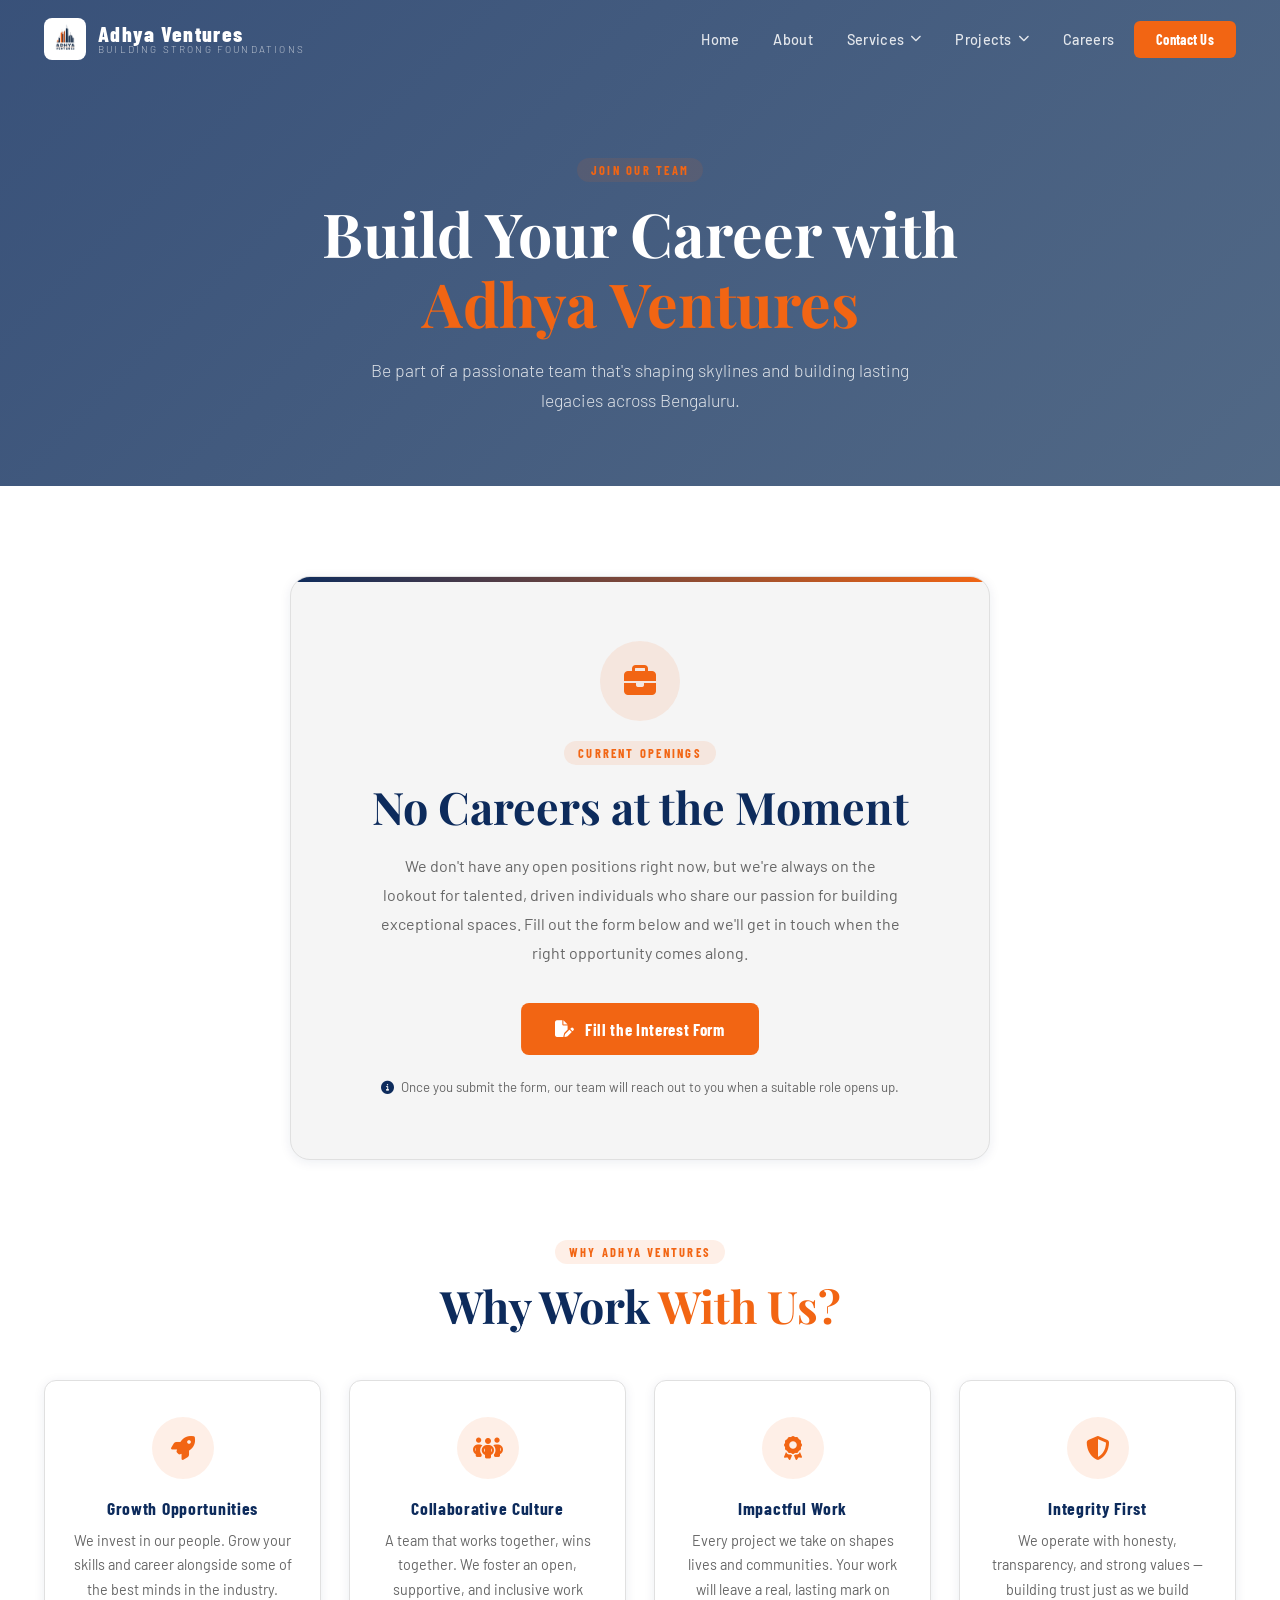
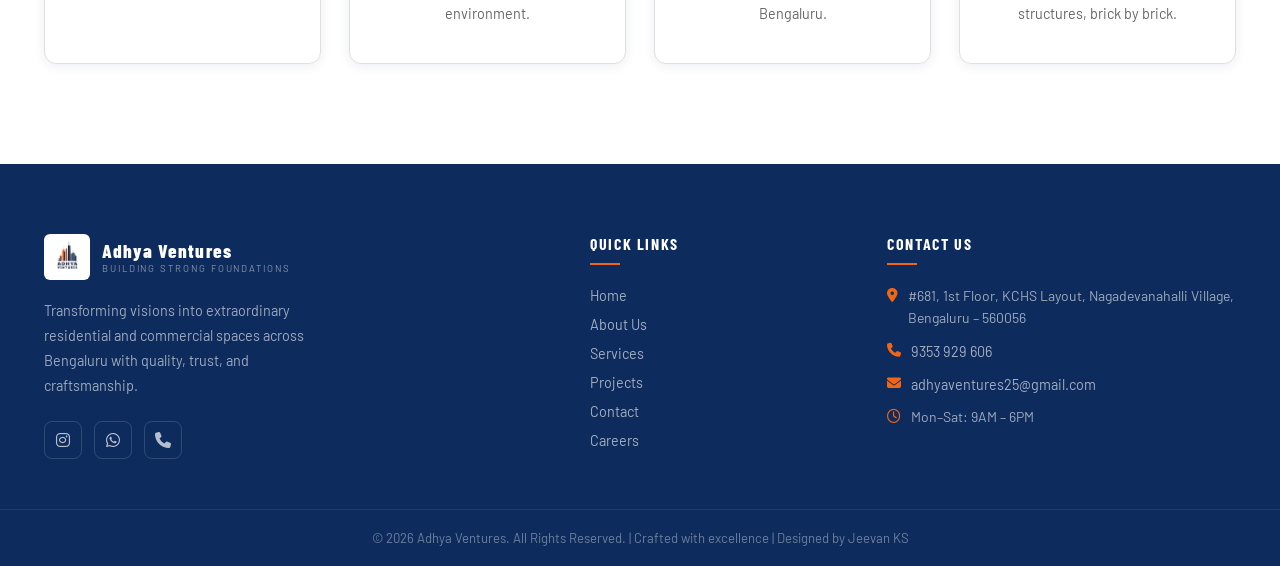
<file: careers.html>
<!DOCTYPE html>
<html lang="en">
<head>
  <meta charset="UTF-8" />
  <meta name="viewport" content="width=device-width, initial-scale=1.0"/>
  <title>Careers – Adhya Ventures</title>
  <link rel="stylesheet" href="careers.css" />
  <link href="https://fonts.googleapis.com/css2?family=Playfair+Display:wght@700;900&family=Barlow:wght@300;400;500;600;700&family=Barlow+Condensed:wght@600;700;800&display=swap" rel="stylesheet"/>
  <link rel="stylesheet" href="https://cdnjs.cloudflare.com/ajax/libs/font-awesome/6.5.0/css/all.min.css"/>
</head>
<body>

  <!-- ═══════════════ NAVBAR ═══════════════ -->
  <header class="navbar scrolled" id="navbar">
    <div class="nav-inner">
      <a href="index.html" class="logo">
        <img src="Adhya Ventures Logo/IMG_2271.JPG.jpeg" alt="Adhya Ventures" class="nav-logo-img"/>
        <div class="logo-text">
          <span class="logo-main">Adhya Ventures</span>
          <span class="logo-sub">Building Strong Foundations</span>
        </div>
      </a>
      <nav class="nav-links">
        <a href="#home">Home</a>
        <a href="about.html">About</a>
        <!-- Services Dropdown -->
        <div class="nav-dropdown">
          <a href="services.html" class="nav-dropdown-toggle">Services <i class="fa-solid fa-chevron-down nav-chevron"></i></a>
          <div class="nav-dropdown-menu">
            <a href="services.html" class="dropdown-item" data-filter="construction">
              <i class="fa-solid fa-helmet-safety"></i>
              <div>
                <span>Construction Services</span>
                <small>Residential & Commercial builds</small>
              </div>
            </a>
            <a href="services.html" class="dropdown-item" data-filter="architecture">
              <i class="fa-solid fa-compass-drafting"></i>
              <div>
                <span>Architecture Services</span>
                <small>Planning, design & visualisation</small>
              </div>
            </a>
            <a href="services.html" class="dropdown-item" data-filter="interior">
              <i class="fa-solid fa-couch"></i>
              <div>
                <span>Interior Design</span>
                <small>Residential & commercial spaces</small>
              </div>
            </a>
          </div>
        </div>
        <!-- Projects Dropdown -->
        <div class="nav-dropdown">
          <a href="projects.html" class="nav-dropdown-toggle">Projects <i class="fa-solid fa-chevron-down nav-chevron"></i></a>
          <div class="nav-dropdown-menu">
            <a href="projects.html" class="dropdown-item" data-proj="residential">
              <i class="fa-solid fa-house-chimney"></i>
              <div>
                <span>Residential</span>
                <small>Villas, apartments & homes</small>
              </div>
            </a>
            <a href="projects.html" class="dropdown-item" data-proj="commercial">
              <i class="fa-solid fa-building"></i>
              <div>
                <span>Commercial</span>
                <small>Offices, retail & business complexes</small>
              </div>
            </a>
          </div>
        </div>
        <a href="careers.html">Careers</a>
        <a href="contact.html" class="nav-cta">Contact Us</a>
      </nav>
      <button class="hamburger" id="hamburger" aria-label="Menu">
        <span></span><span></span><span></span>
      </button>
    </div>
    <div class="mobile-menu" id="mobileMenu">
      <a href="#home">Home</a>
      <a href="about.html">About</a>
      <a href="services.html">Services</a>
      <div class="mobile-sub">
        <a href="services.html">↳ Construction Services</a>
        <a href="services.html">↳ Architecture Services</a>
        <a href="services.html">↳ Interior Design</a>
      </div>
      <a href="projects.html">Projects</a>
      <div class="mobile-sub">
        <a href="projects.html">↳ Residential</a>
        <a href="projects.html">↳ Commercial</a>
      </div>
      <a href="careers.html">Careers</a>
      <a href="contact.html">Contact Us</a>
    </div>
  </header>

  <!-- ═══════════════ HERO BANNER ═══════════════ -->
  <section class="careers-hero">
    <div class="careers-hero-overlay"></div>
    <div class="careers-hero-content">
      <span class="section-label">Join Our Team</span>
      <h1>Build Your Career with<br><span>Adhya Ventures</span></h1>
      <p>Be part of a passionate team that's shaping skylines and building lasting legacies across Bengaluru.</p>
    </div>
  </section>

  <!-- ═══════════════ NO OPENINGS SECTION ═══════════════ -->
  <section class="careers-main">
    <div class="container">

      <!-- No openings card -->
      <div class="no-openings-wrap">
        <div class="no-openings-icon">
          <i class="fa-solid fa-briefcase"></i>
        </div>
        <span class="section-label">Current Openings</span>
        <h2 class="section-title">No Careers at the Moment</h2>
        <p class="no-openings-desc">
          We don't have any open positions right now, but we're always on the lookout for talented, driven individuals who share our passion for building exceptional spaces. Fill out the form below and we'll get in touch when the right opportunity comes along.
        </p>
        <a href="https://docs.google.com/forms/d/e/1FAIpQLSfQiNTANgYZ-erHU9lPHxbdfVyX66nY4NBUTl7yx-KKBptZbA/viewform?usp=header" target="_blank" rel="noopener" class="btn-apply">
          <i class="fa-solid fa-file-pen"></i> Fill the Interest Form
        </a>
        <p class="form-note"><i class="fa-solid fa-circle-info"></i> Once you submit the form, our team will reach out to you when a suitable role opens up.</p>
      </div>

      <!-- Why join us -->
      <div class="why-join">
        <div class="why-join-header">
          <span class="section-label">Why Adhya Ventures</span>
          <h2 class="section-title">Why Work <span>With Us?</span></h2>
        </div>
        <div class="why-grid">
          <div class="why-card">
            <div class="why-icon"><i class="fa-solid fa-rocket"></i></div>
            <h4>Growth Opportunities</h4>
            <p>We invest in our people. Grow your skills and career alongside some of the best minds in the industry.</p>
          </div>
          <div class="why-card">
            <div class="why-icon"><i class="fa-solid fa-people-group"></i></div>
            <h4>Collaborative Culture</h4>
            <p>A team that works together, wins together. We foster an open, supportive, and inclusive work environment.</p>
          </div>
          <div class="why-card">
            <div class="why-icon"><i class="fa-solid fa-award"></i></div>
            <h4>Impactful Work</h4>
            <p>Every project we take on shapes lives and communities. Your work will leave a real, lasting mark on Bengaluru.</p>
          </div>
          <div class="why-card">
            <div class="why-icon"><i class="fa-solid fa-shield-halved"></i></div>
            <h4>Integrity First</h4>
            <p>We operate with honesty, transparency, and strong values — building trust just as we build structures, brick by brick.</p>
          </div>
        </div>
      </div>

    </div>
  </section>

  <!-- ═══════════════ FOOTER ═══════════════ -->
  <footer class="footer">
    <div class="footer-grid container">
      <div class="footer-col footer-brand">
        <div class="footer-logo">
          <img src="Adhya Ventures Logo/IMG_2271.JPG.jpeg" alt="Adhya Ventures" class="footer-logo-img"/>
          <div>
            <span class="footer-brand-name">Adhya Ventures</span>
            <span class="footer-brand-sub">Building Strong Foundations</span>
          </div>
        </div>
        <p>Transforming visions into extraordinary residential and commercial spaces across Bengaluru with quality, trust, and craftsmanship.</p>
        <div class="footer-socials">
          <a href="https://www.instagram.com/adhya_ventures?igsh=MWRvYWU1NHo0dWZ5Zg==" target="_blank" aria-label="Instagram"><i class="fa-brands fa-instagram"></i></a>
          <a href="https://wa.me/919353929606" target="_blank" aria-label="WhatsApp"><i class="fa-brands fa-whatsapp"></i></a>
          <a href="tel:+919353929606" aria-label="Phone"><i class="fa-solid fa-phone"></i></a>
        </div>
      </div>
      <div class="footer-col">
        <h5>Quick Links</h5>
        <ul>
          <li><a href="index.html#home">Home</a></li>
          <li><a href="index.html#about">About Us</a></li>
          <li><a href="index.html#services">Services</a></li>
          <li><a href="index.html#projects">Projects</a></li>
          <li><a href="index.html#contact">Contact</a></li>
          <li><a href="careers.html">Careers</a></li>
        </ul>
      </div>
      <div class="footer-col">
        <h5>Contact Us</h5>
        <ul class="footer-contact">
          <li><i class="fa-solid fa-location-dot"></i> #681, 1st Floor, KCHS Layout, Nagadevanahalli Village, Bengaluru – 560056</li>
          <li><i class="fa-solid fa-phone"></i> <a href="tel:+919353929606">9353 929 606</a></li>
          <li><i class="fa-solid fa-envelope"></i> <a href="mailto:adhyaventures25@gmail.com">adhyaventures25@gmail.com</a></li>
          <li><i class="fa-regular fa-clock"></i> Mon–Sat: 9AM – 6PM</li>
        </ul>
      </div>
    </div>
    <div class="footer-bottom">
      <p>© 2026 Adhya Ventures. All Rights Reserved. | Crafted with excellence | Designed by Jeevan KS</p>
    </div>
  </footer>

  <!-- Scroll to top -->
  <button class="scroll-top" id="scrollTop"><i class="fa-solid fa-chevron-up"></i></button>

  <script>
    // Navbar scroll behaviour
    const navbar = document.getElementById('navbar');
    function updateNavbar() {
      navbar.classList.toggle('scrolled', window.scrollY > 10);
    }
    window.addEventListener('scroll', updateNavbar);
    updateNavbar(); // run on load

    // Hamburger
    const hamburger = document.getElementById('hamburger');
    const mobileMenu = document.getElementById('mobileMenu');
    hamburger.addEventListener('click', () => {
      mobileMenu.classList.toggle('open');
      // Keep navbar solid when menu is open
      navbar.classList.add('scrolled');
    });

    // Desktop dropdowns
    document.querySelectorAll('.nav-dropdown').forEach(dd => {
      dd.addEventListener('mouseenter', () => dd.classList.add('open'));
      dd.addEventListener('mouseleave', () => dd.classList.remove('open'));
      dd.querySelector('.nav-dropdown-toggle').addEventListener('click', e => {
        e.preventDefault();
        dd.classList.toggle('open');
      });
    });

    // Scroll to top
    window.addEventListener('scroll', () => {
      document.getElementById('scrollTop').classList.toggle('visible', window.scrollY > 400);
    });
    document.getElementById('scrollTop').addEventListener('click', () => {
      window.scrollTo({ top: 0, behavior: 'smooth' });
    });
  </script>
</body>
</html>
</file>
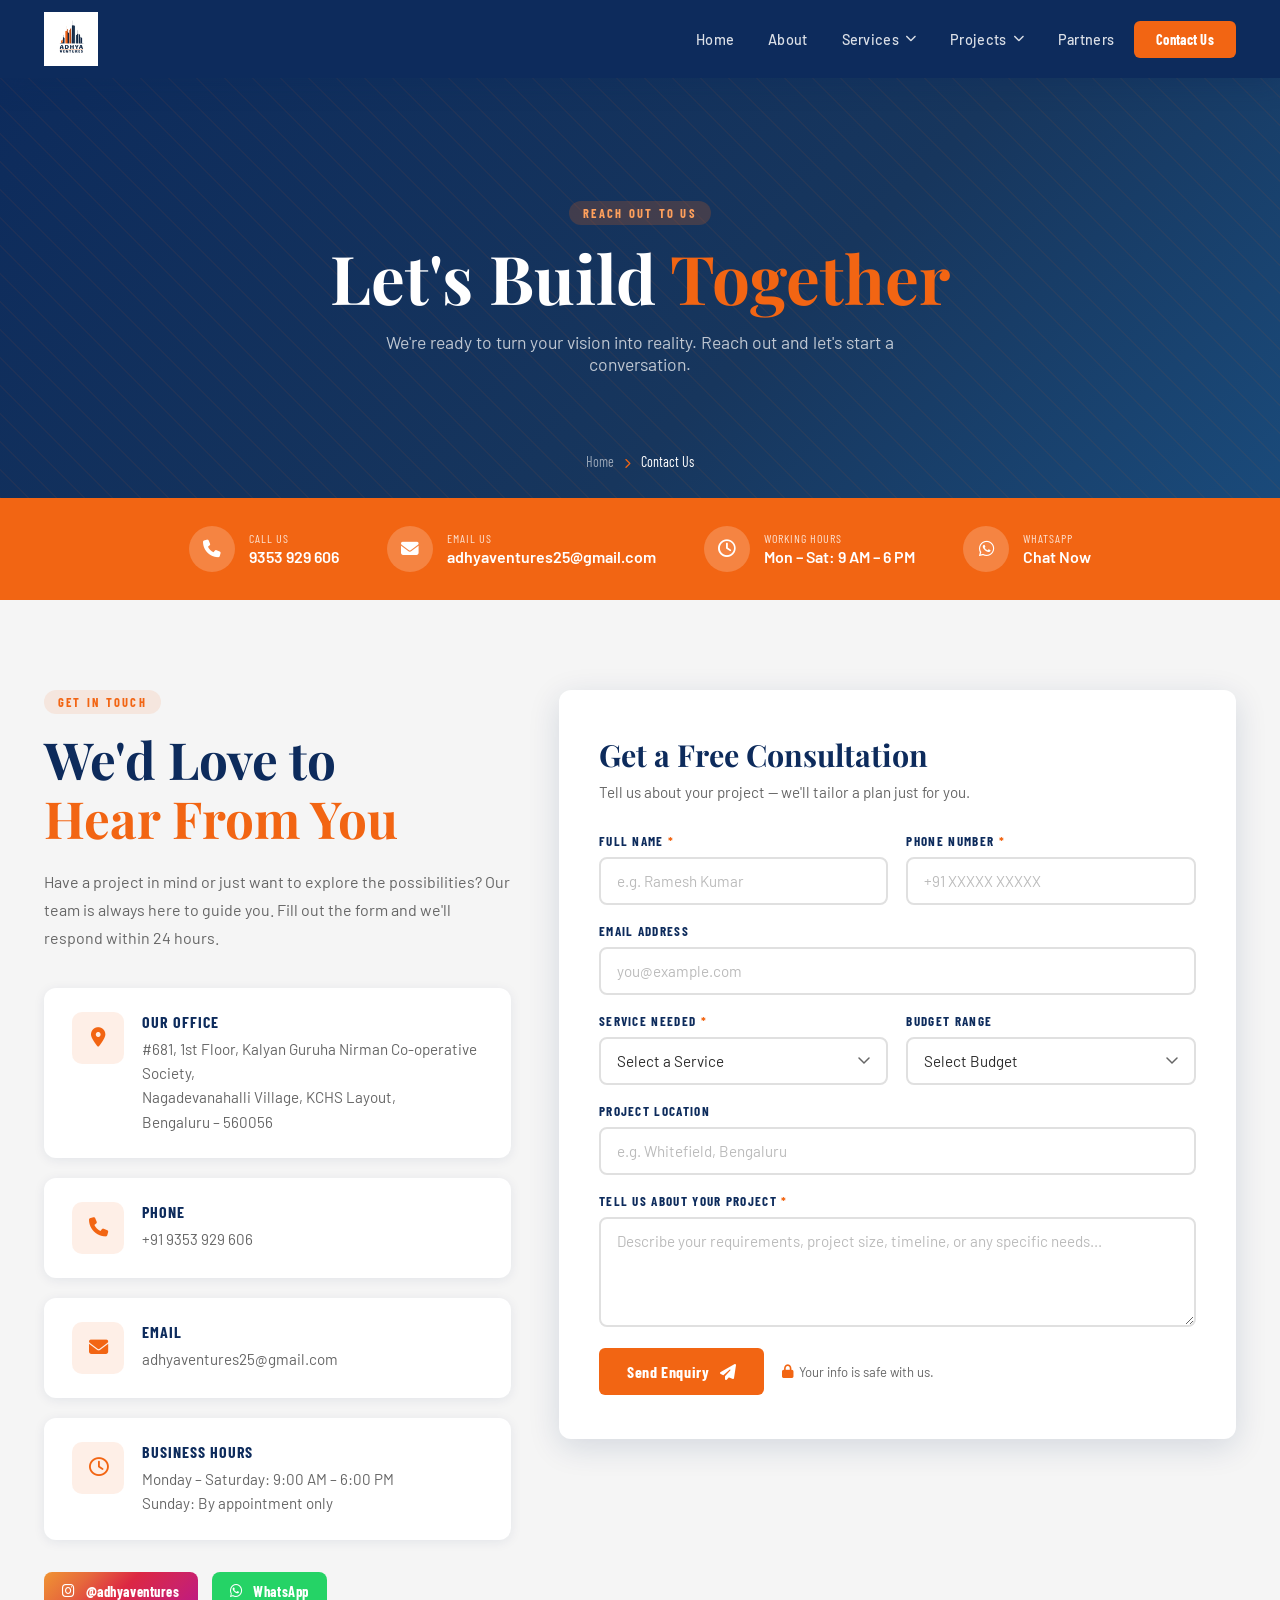
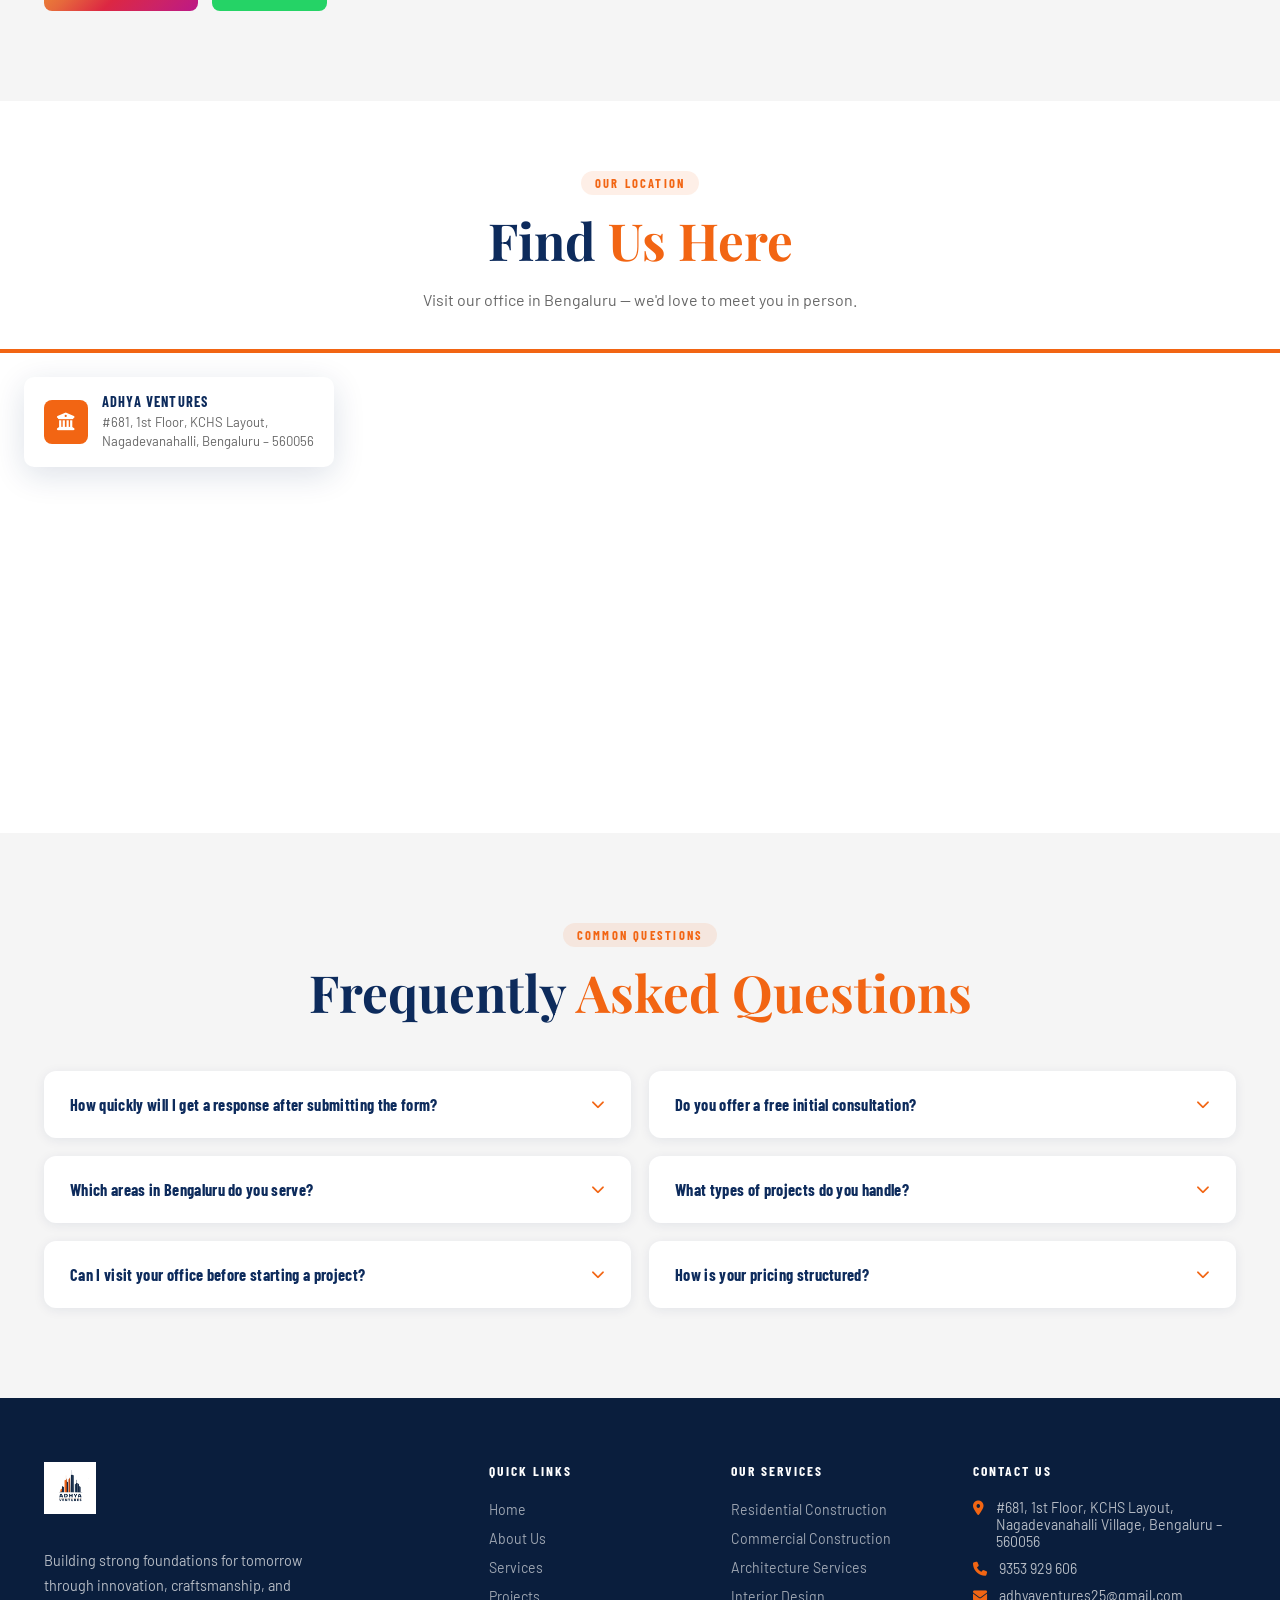
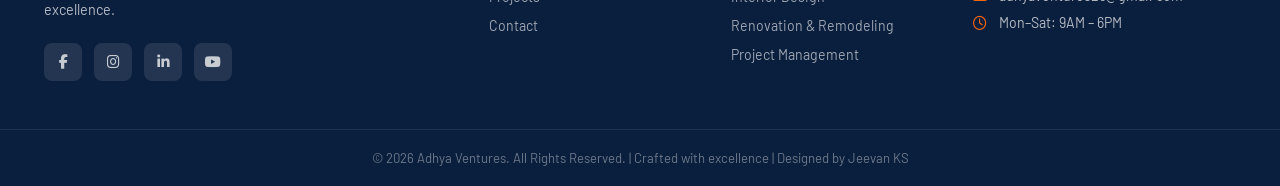
<file: contact.html>
<!DOCTYPE html>
<html lang="en">
<head>
  <meta charset="UTF-8" />
  <meta name="viewport" content="width=device-width, initial-scale=1.0"/>
  <title>Contact Us – Adhya Ventures</title>
  <link rel="stylesheet" href="contact.css" />
  <link href="https://fonts.googleapis.com/css2?family=Playfair+Display:wght@700;900&family=Barlow:wght@300;400;500;600;700&family=Barlow+Condensed:wght@600;700;800&display=swap" rel="stylesheet"/>
  <link rel="stylesheet" href="https://cdnjs.cloudflare.com/ajax/libs/font-awesome/6.5.0/css/all.min.css"/>
</head>
<body>
  
  <!-- ═══════════════ NAVBAR ═══════════════ -->
  <header class="navbar" id="navbar">
    <div class="nav-inner">
      <a href="index.html" class="logo">
        <img src="Adhya Ventures Logo/IMG_2271.JPG.jpeg" alt="Adhya Ventures" class="nav-logo-img"/>
      </a>
      <nav class="nav-links">
        <a href="index.html">Home</a>
        <a href="about.html">About</a>
        <div class="nav-dropdown">
          <a href="services.html" class="nav-dropdown-toggle">
            Services <i class="fa-solid fa-chevron-down nav-chevron"></i>
          </a>
          <div class="nav-dropdown-menu">
            <a href="services.html" class="dropdown-item">
              <i class="fa-solid fa-helmet-safety"></i>
              <div><span>Construction Services</span><small>Residential & Commercial builds</small></div>
            </a>
            <a href="services.html" class="dropdown-item">
              <i class="fa-solid fa-compass-drafting"></i>
              <div><span>Architecture Services</span><small>Planning, design & visualisation</small></div>
            </a>
            <a href="services.html" class="dropdown-item">
              <i class="fa-solid fa-couch"></i>
              <div><span>Interior Design</span><small>Residential & commercial spaces</small></div>
            </a>
          </div>
        </div>
        <div class="nav-dropdown">
          <a href="projects.html" class="nav-dropdown-toggle">
            Projects <i class="fa-solid fa-chevron-down nav-chevron"></i>
          </a>
          <div class="nav-dropdown-menu">
            <a href="projects.html" class="dropdown-item">
              <i class="fa-solid fa-house-chimney"></i>
              <div><span>Residential</span><small>Villas, apartments & homes</small></div>
            </a>
            <a href="projects.html" class="dropdown-item">
              <i class="fa-solid fa-building"></i>
              <div><span>Commercial</span><small>Offices, retail & business complexes</small></div>
            </a>
          </div>
        </div>
        <a href="index.html#partners">Partners</a>
        <a href="contact.html" class="nav-cta">Contact Us</a>
      </nav>
      <button class="hamburger" id="hamburger" aria-label="Menu">
        <span></span><span></span><span></span>
      </button>
    </div>
    <div class="mobile-menu" id="mobileMenu">
      <a href="index.html">Home</a>
      <a href="about.html">About</a>
      <a href="services.html">Services</a>
      <div class="mobile-sub">
        <a href="services.html">↳ Construction Services</a>
        <a href="services.html">↳ Architecture Services</a>
        <a href="services.html">↳ Interior Design</a>
      </div>
      <a href="index.html#projects">Projects</a>
      <div class="mobile-sub">
        <a href="index.html#projects">↳ Residential</a>
        <a href="index.html#projects">↳ Commercial</a>
      </div>
      <a href="careers.html">Careers</a>
      <a href="contact.html">Contact Us</a>
    </div>
  </header>

  <!-- ═══════════════ PAGE HERO ═══════════════ -->
  <section class="page-hero">
    <div class="page-hero-pattern"></div>
    <div class="page-hero-content">
      <div class="section-label light">Reach Out to Us</div>
      <h1>Let's Build <span>Together</span></h1>
      <p>We're ready to turn your vision into reality. Reach out and let's start a conversation.</p>
    </div>
    <div class="breadcrumb">
      <a href="index.html">Home</a>
      <span class="sep"><i class="fa-solid fa-chevron-right" style="font-size:.65rem"></i></span>
      <span class="current">Contact Us</span>
    </div>
  </section>

  <!-- ═══════════════ QUICK-INFO STRIP ═══════════════ -->
  <div class="contact-strip">
    <div class="container contact-strip-inner">
      <div class="strip-item">
        <div class="strip-item-icon"><i class="fa-solid fa-phone"></i></div>
        <div class="strip-item-text">
          <small>Call Us</small>
          <strong><a href="tel:+919353929606">9353 929 606</a></strong>
        </div>
      </div>
      <div class="strip-item">
        <div class="strip-item-icon"><i class="fa-solid fa-envelope"></i></div>
        <div class="strip-item-text">
          <small>Email Us</small>
          <strong><a href="mailto:adhyaventures25@gmail.com">adhyaventures25@gmail.com</a></strong>
        </div>
      </div>
      <div class="strip-item">
        <div class="strip-item-icon"><i class="fa-regular fa-clock"></i></div>
        <div class="strip-item-text">
          <small>Working Hours</small>
          <strong>Mon – Sat: 9 AM – 6 PM</strong>
        </div>
      </div>
      <div class="strip-item">
        <div class="strip-item-icon"><i class="fa-brands fa-whatsapp"></i></div>
        <div class="strip-item-text">
          <small>WhatsApp</small>
          <strong><a href="https://wa.me/919353929606" target="_blank" rel="noopener">Chat Now</a></strong>
        </div>
      </div>
    </div>
  </div>

  <!-- ═══════════════ MAIN CONTACT ═══════════════ -->
  <section class="contact-main">
    <div class="container contact-grid">

      <!-- LEFT: Info -->
      <div class="contact-left">
        <div class="section-label">Get In Touch</div>
        <h2 class="section-title">We'd Love to<br><span>Hear From You</span></h2>
        <p>Have a project in mind or just want to explore the possibilities? Our team is always here to guide you. Fill out the form and we'll respond within 24 hours.</p>

        <div class="info-cards">
          <div class="info-card">
            <div class="info-card-icon"><i class="fa-solid fa-location-dot"></i></div>
            <div class="info-card-body">
              <h4>Our Office</h4>
              <p>#681, 1st Floor, Kalyan Guruha Nirman Co-operative Society,<br>Nagadevanahalli Village, KCHS Layout,<br>Bengaluru – 560056</p>
            </div>
          </div>
          <div class="info-card">
            <div class="info-card-icon"><i class="fa-solid fa-phone"></i></div>
            <div class="info-card-body">
              <h4>Phone</h4>
              <a href="tel:+919353929606">+91 9353 929 606</a>
            </div>
          </div>
          <div class="info-card">
            <div class="info-card-icon"><i class="fa-solid fa-envelope"></i></div>
            <div class="info-card-body">
              <h4>Email</h4>
              <a href="mailto:adhyaventures25@gmail.com">adhyaventures25@gmail.com</a>
            </div>
          </div>
          <div class="info-card">
            <div class="info-card-icon"><i class="fa-regular fa-clock"></i></div>
            <div class="info-card-body">
              <h4>Business Hours</h4>
              <p>Monday – Saturday: 9:00 AM – 6:00 PM<br>Sunday: By appointment only</p>
            </div>
          </div>
        </div>

        <div class="social-row">
          <a href="https://www.instagram.com/adhyaventures" target="_blank" rel="noopener" class="social-pill ig">
            <i class="fa-brands fa-instagram"></i> @adhyaventures
          </a>
          <a href="https://wa.me/919353929606" target="_blank" rel="noopener" class="social-pill wa">
            <i class="fa-brands fa-whatsapp"></i> WhatsApp
          </a>
        </div>
      </div>

      <!-- RIGHT: Form -->
      <div class="contact-right">
        <div class="form-card">
          <div class="form-card-header">
            <h3>Get a Free Consultation</h3>
            <p>Tell us about your project — we'll tailor a plan just for you.</p>
          </div>

          <div id="contactForm">
            <div class="form-row">
              <div class="form-group">
                <label>Full Name <span>*</span></label>
                <input type="text" id="fname" class="form-input" placeholder="e.g. Ramesh Kumar"/>
              </div>
              <div class="form-group">
                <label>Phone Number <span>*</span></label>
                <input type="tel" id="fphone" class="form-input" placeholder="+91 XXXXX XXXXX"/>
              </div>
            </div>

            <div class="form-group">
              <label>Email Address</label>
              <input type="email" id="femail" class="form-input" placeholder="you@example.com"/>
            </div>

            <div class="form-row">
              <div class="form-group">
                <label>Service Needed <span>*</span></label>
                <select id="fservice" class="form-input">
                  <option value="">Select a Service</option>
                  <option>Residential Construction</option>
                  <option>Commercial Construction</option>
                  <option>Architecture Services</option>
                  <option>Interior Design</option>
                  <option>Renovation & Remodeling</option>
                  <option>Project Management</option>
                  <option>Other / Not Sure Yet</option>
                </select>
              </div>
              <div class="form-group">
                <label>Budget Range</label>
                <select id="fbudget" class="form-input">
                  <option value="">Select Budget</option>
                  <option>Below ₹25 Lakhs</option>
                  <option>₹25 – ₹50 Lakhs</option>
                  <option>₹50 Lakhs – ₹1 Crore</option>
                  <option>₹1 Crore – ₹3 Crore</option>
                  <option>Above ₹3 Crore</option>
                </select>
              </div>
            </div>

            <div class="form-group">
              <label>Project Location</label>
              <input type="text" id="flocation" class="form-input" placeholder="e.g. Whitefield, Bengaluru"/>
            </div>

            <div class="form-group">
              <label>Tell Us About Your Project <span>*</span></label>
              <textarea id="fmessage" class="form-input" rows="4" placeholder="Describe your requirements, project size, timeline, or any specific needs..."></textarea>
            </div>

            <div class="form-submit-row">
              <button class="btn-primary" onclick="handleSubmit()">
                Send Enquiry <i class="fa-solid fa-paper-plane"></i>
              </button>
              <span class="form-note"><i class="fa-solid fa-lock"></i> Your info is safe with us.</span>
            </div>
          </div>

          <!-- Success -->
          <div class="form-success" id="formSuccess">
            <i class="fa-solid fa-circle-check"></i>
            <h4>Thank You!</h4>
            <p>Your enquiry has been received. Our team will get back to you within <strong>24 hours</strong>. We look forward to building something great together!</p>
          </div>
        </div>
      </div>

    </div>
  </section>

  <!-- ═══════════════ MAP ═══════════════ -->
  <section class="map-section">
    <div class="map-header">
      <div class="container">
        <div class="section-label">Our Location</div>
        <h2 class="section-title">Find <span>Us Here</span></h2>
        <p>Visit our office in Bengaluru — we'd love to meet you in person.</p>
      </div>
    </div>
    <div class="map-wrap">
      <iframe
        src="https://www.google.com/maps/embed?pb=!1m18!1m12!1m3!1d3888.176953792613!2d77.48072817507686!3d12.976388887330398!2m3!1f0!2f0!3f0!3m2!1i1024!2i768!4f13.1!3m3!1m2!1s0x3bae3de4b0b4fa53%3A0x2e41a8e6b5adafc5!2sNagadevanahalli%2C%20Bengaluru%2C%20Karnataka%20560056!5e0!3m2!1sen!2sin!4v1700000000000"
        allowfullscreen="" loading="lazy" referrerpolicy="no-referrer-when-downgrade"
        title="Adhya Ventures Office Location">
      </iframe>
      <div class="map-badge">
        <div class="map-badge-icon"><i class="fa-solid fa-building-columns"></i></div>
        <div class="map-badge-text">
          <h5>Adhya Ventures</h5>
          <p>#681, 1st Floor, KCHS Layout,<br>Nagadevanahalli, Bengaluru – 560056</p>
        </div>
      </div>
    </div>
  </section>

  <!-- ═══════════════ FAQ ═══════════════ -->
  <section class="faq-section">
    <div class="container">
      <div class="faq-header">
        <div class="section-label">Common Questions</div>
        <h2 class="section-title">Frequently <span>Asked Questions</span></h2>
      </div>
      <div class="faq-grid">

        <div class="faq-item">
          <div class="faq-q">How quickly will I get a response after submitting the form? <i class="fa-solid fa-chevron-down"></i></div>
          <div class="faq-a"><p>Our team responds to all enquiries within 24 working hours. For urgent queries, you can also reach us directly via phone or WhatsApp for an immediate response.</p></div>
        </div>

        <div class="faq-item">
          <div class="faq-q">Do you offer a free initial consultation? <i class="fa-solid fa-chevron-down"></i></div>
          <div class="faq-a"><p>Yes! We offer a complimentary 30-minute consultation to understand your project requirements, discuss timelines, and give you a high-level cost estimate — completely free of charge.</p></div>
        </div>

        <div class="faq-item">
          <div class="faq-q">Which areas in Bengaluru do you serve? <i class="fa-solid fa-chevron-down"></i></div>
          <div class="faq-a"><p>We serve all major areas across Bengaluru including Whitefield, Electronic City, Jayanagar, Koramangala, Hebbal, Nagadevanahalli, and surrounding regions. We also take up projects outside Bengaluru — please contact us to discuss.</p></div>
        </div>

        <div class="faq-item">
          <div class="faq-q">What types of projects do you handle? <i class="fa-solid fa-chevron-down"></i></div>
          <div class="faq-a"><p>We handle end-to-end residential and commercial construction, architectural design, interior design, and renovation projects. From single homes to large commercial complexes — we do it all.</p></div>
        </div>

        <div class="faq-item">
          <div class="faq-q">Can I visit your office before starting a project? <i class="fa-solid fa-chevron-down"></i></div>
          <div class="faq-a"><p>Absolutely. We welcome you to our office at KCHS Layout, Nagadevanahalli, Bengaluru. You can walk in Monday through Saturday between 9 AM and 6 PM, or book an appointment in advance.</p></div>
        </div>

        <div class="faq-item">
          <div class="faq-q">How is your pricing structured? <i class="fa-solid fa-chevron-down"></i></div>
          <div class="faq-a"><p>Our pricing is transparent and project-specific. After the initial consultation, we provide a detailed quotation based on area, materials, scope, and timeline. We also offer flexible package plans — check our Packages section for details.</p></div>
        </div>

      </div>
    </div>
  </section>

  <!-- ═══════════════ FOOTER ═══════════════ -->
  <footer class="footer">
    <div class="container footer-grid">
      <div class="footer-brand">
        <a href="index.html" class="footer-logo-link">
          <img src="Adhya Ventures Logo/IMG_2271.JPG.jpeg" alt="Adhya Ventures" class="footer-logo-img"/>
        </a>
        <p>Building strong foundations for tomorrow through innovation, craftsmanship, and excellence.</p>
        <div class="social-links">
          <a href="#" aria-label="Facebook"><i class="fa-brands fa-facebook-f"></i></a>
          <a href="https://www.instagram.com/adhya_ventures?igsh=MWRvYWU1NHo0dWZ5Zg==" target="_blank" rel="noopener" aria-label="Instagram"><i class="fa-brands fa-instagram"></i></a>
          <a href="#" aria-label="LinkedIn"><i class="fa-brands fa-linkedin-in"></i></a>
          <a href="#" aria-label="YouTube"><i class="fa-brands fa-youtube"></i></a>
        </div>
      </div>
      <div class="footer-col">
        <h5>Quick Links</h5>
        <ul>
          <li><a href="index.html#home">Home</a></li>
          <li><a href="index.html#about">About Us</a></li>
          <li><a href="index.html#services">Services</a></li>
          <li><a href="index.html#projects">Projects</a></li>
          <li><a href="contact.html">Contact</a></li>
        </ul>
      </div>
      <div class="footer-col">
        <h5>Our Services</h5>
        <ul>
          <li><a href="index.html#services">Residential Construction</a></li>
          <li><a href="index.html#services">Commercial Construction</a></li>
          <li><a href="index.html#services">Architecture Services</a></li>
          <li><a href="index.html#services">Interior Design</a></li>
          <li><a href="index.html#services">Renovation & Remodeling</a></li>
          <li><a href="index.html#services">Project Management</a></li>
        </ul>
      </div>
      <div class="footer-col">
        <h5>Contact Us</h5>
        <ul class="footer-contact">
          <li><i class="fa-solid fa-location-dot"></i> #681, 1st Floor, KCHS Layout, Nagadevanahalli Village, Bengaluru – 560056</li>
          <li><i class="fa-solid fa-phone"></i> <a href="tel:+919353929606" style="color:inherit;text-decoration:none;">9353 929 606</a></li>
          <li><i class="fa-solid fa-envelope"></i> <a href="mailto:adhyaventures25@gmail.com" style="color:inherit;text-decoration:none;">adhyaventures25@gmail.com</a></li>
          <li><i class="fa-regular fa-clock"></i> Mon–Sat: 9AM – 6PM</li>
        </ul>
      </div>
    </div>
    <div class="footer-bottom">
      <p>© 2026 Adhya Ventures. All Rights Reserved. | Crafted with excellence | Designed by Jeevan KS</p>
    </div>
  </footer>

  <!-- Scroll to top -->
  <button class="scroll-top" id="scrollTop"><i class="fa-solid fa-chevron-up"></i></button>

  <script>
    // ── NAVBAR SCROLL ──
    window.addEventListener('scroll', () => {
      document.getElementById('scrollTop').classList.toggle('visible', window.scrollY > 400);
    });

    // ── HAMBURGER ──
    document.getElementById('hamburger').addEventListener('click', () => {
      document.getElementById('mobileMenu').classList.toggle('open');
    });

    // ── NAV DROPDOWN ──
    document.addEventListener('click', (e) => {
      if (!e.target.closest('.nav-dropdown')) {
        document.querySelectorAll('.nav-dropdown').forEach(d => d.classList.remove('open'));
      }
    });
    document.querySelectorAll('.nav-dropdown-toggle').forEach(toggle => {
      toggle.addEventListener('click', (e) => {
        e.preventDefault();
        const parent = toggle.closest('.nav-dropdown');
        document.querySelectorAll('.nav-dropdown').forEach(d => { if (d !== parent) d.classList.remove('open'); });
        parent.classList.toggle('open');
      });
    });

    // ── SCROLL TO TOP ──
    document.getElementById('scrollTop').addEventListener('click', () => {
      window.scrollTo({ top: 0, behavior: 'smooth' });
    });

    // ── FORM SUBMIT ──
    function handleSubmit() {
      const name    = document.getElementById('fname').value.trim();
      const phone   = document.getElementById('fphone').value.trim();
      const service = document.getElementById('fservice').value;
      const message = document.getElementById('fmessage').value.trim();
      if (!name || !phone || !service || !message) {
        alert('Please fill in all required fields (marked with *).');
        return;
      }
      document.getElementById('contactForm').style.display = 'none';
      document.getElementById('formSuccess').style.display = 'block';
    }

    // ── FAQ ACCORDION ──
    document.querySelectorAll('.faq-q').forEach(q => {
      q.addEventListener('click', () => {
        const item = q.parentElement;
        const isOpen = item.classList.contains('open');
        document.querySelectorAll('.faq-item').forEach(i => i.classList.remove('open'));
        if (!isOpen) item.classList.add('open');
      });
    });
  </script>
</body>
</html>
</file>
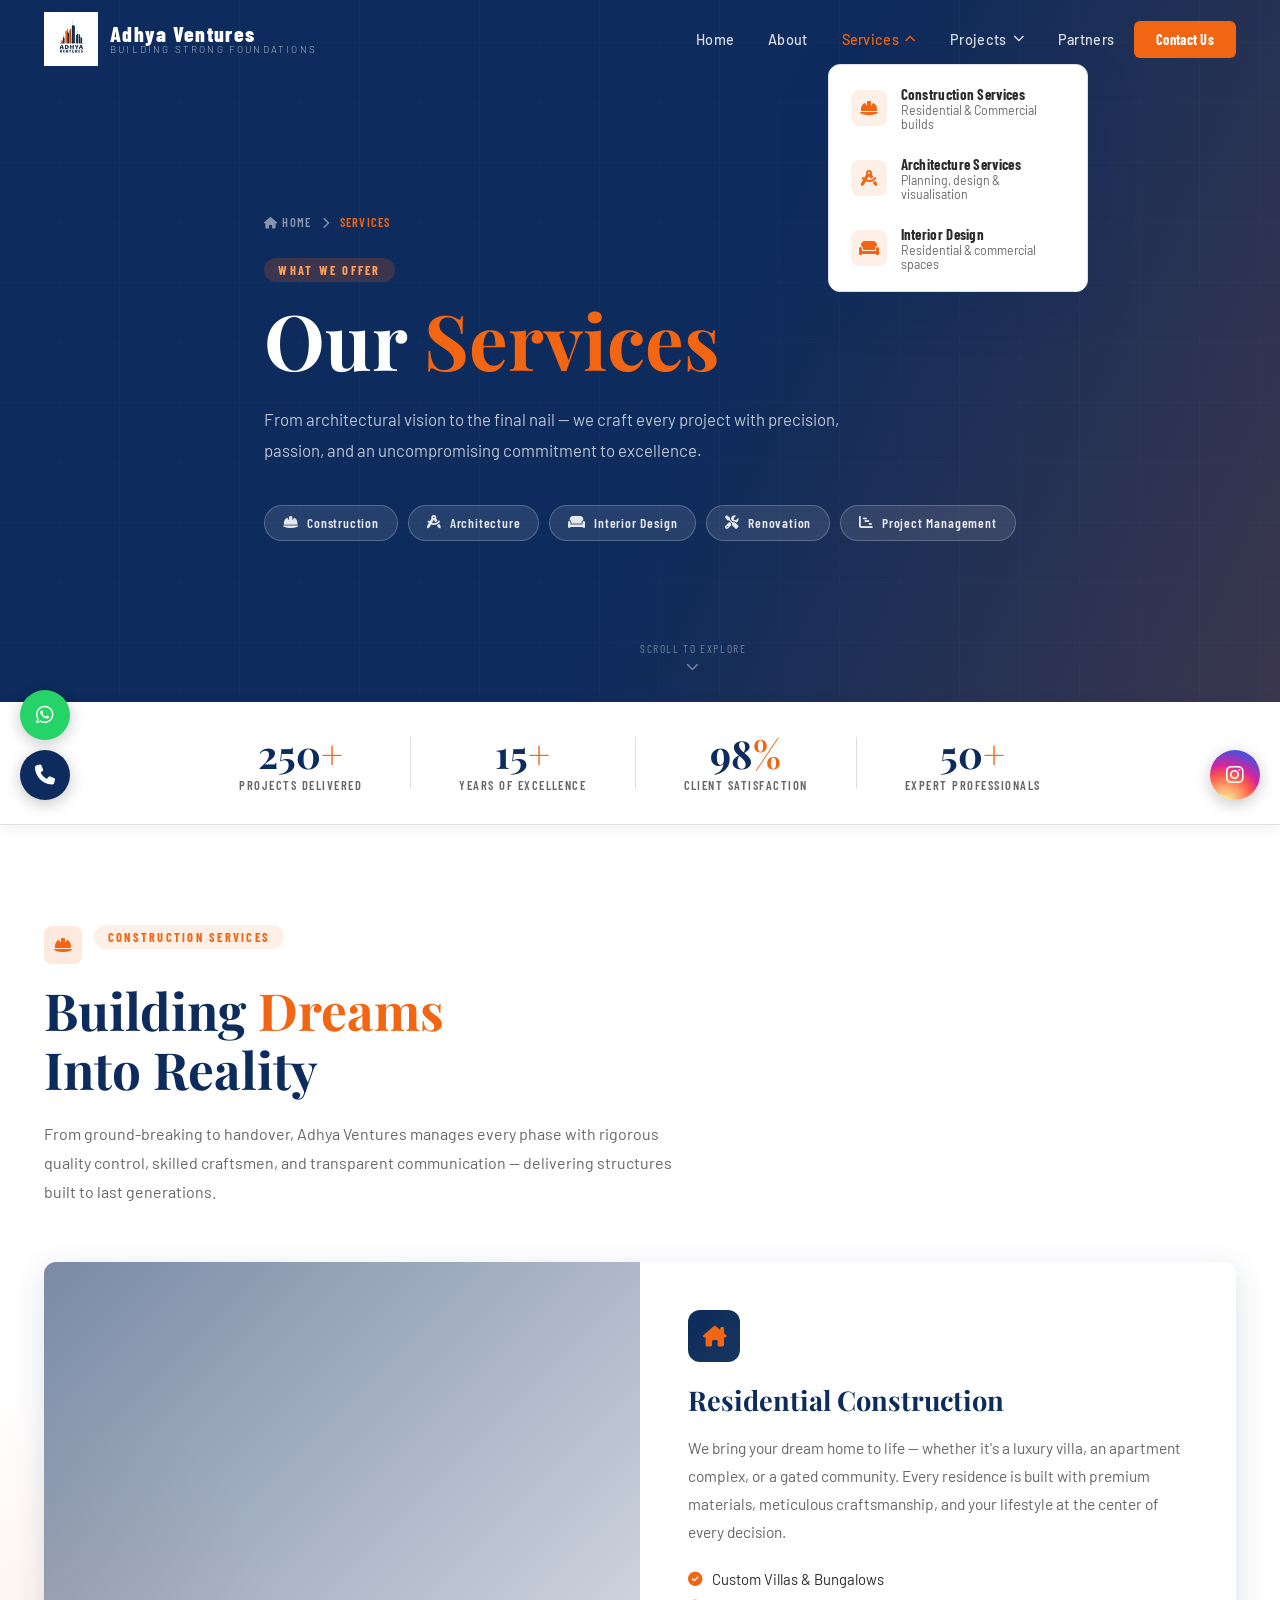
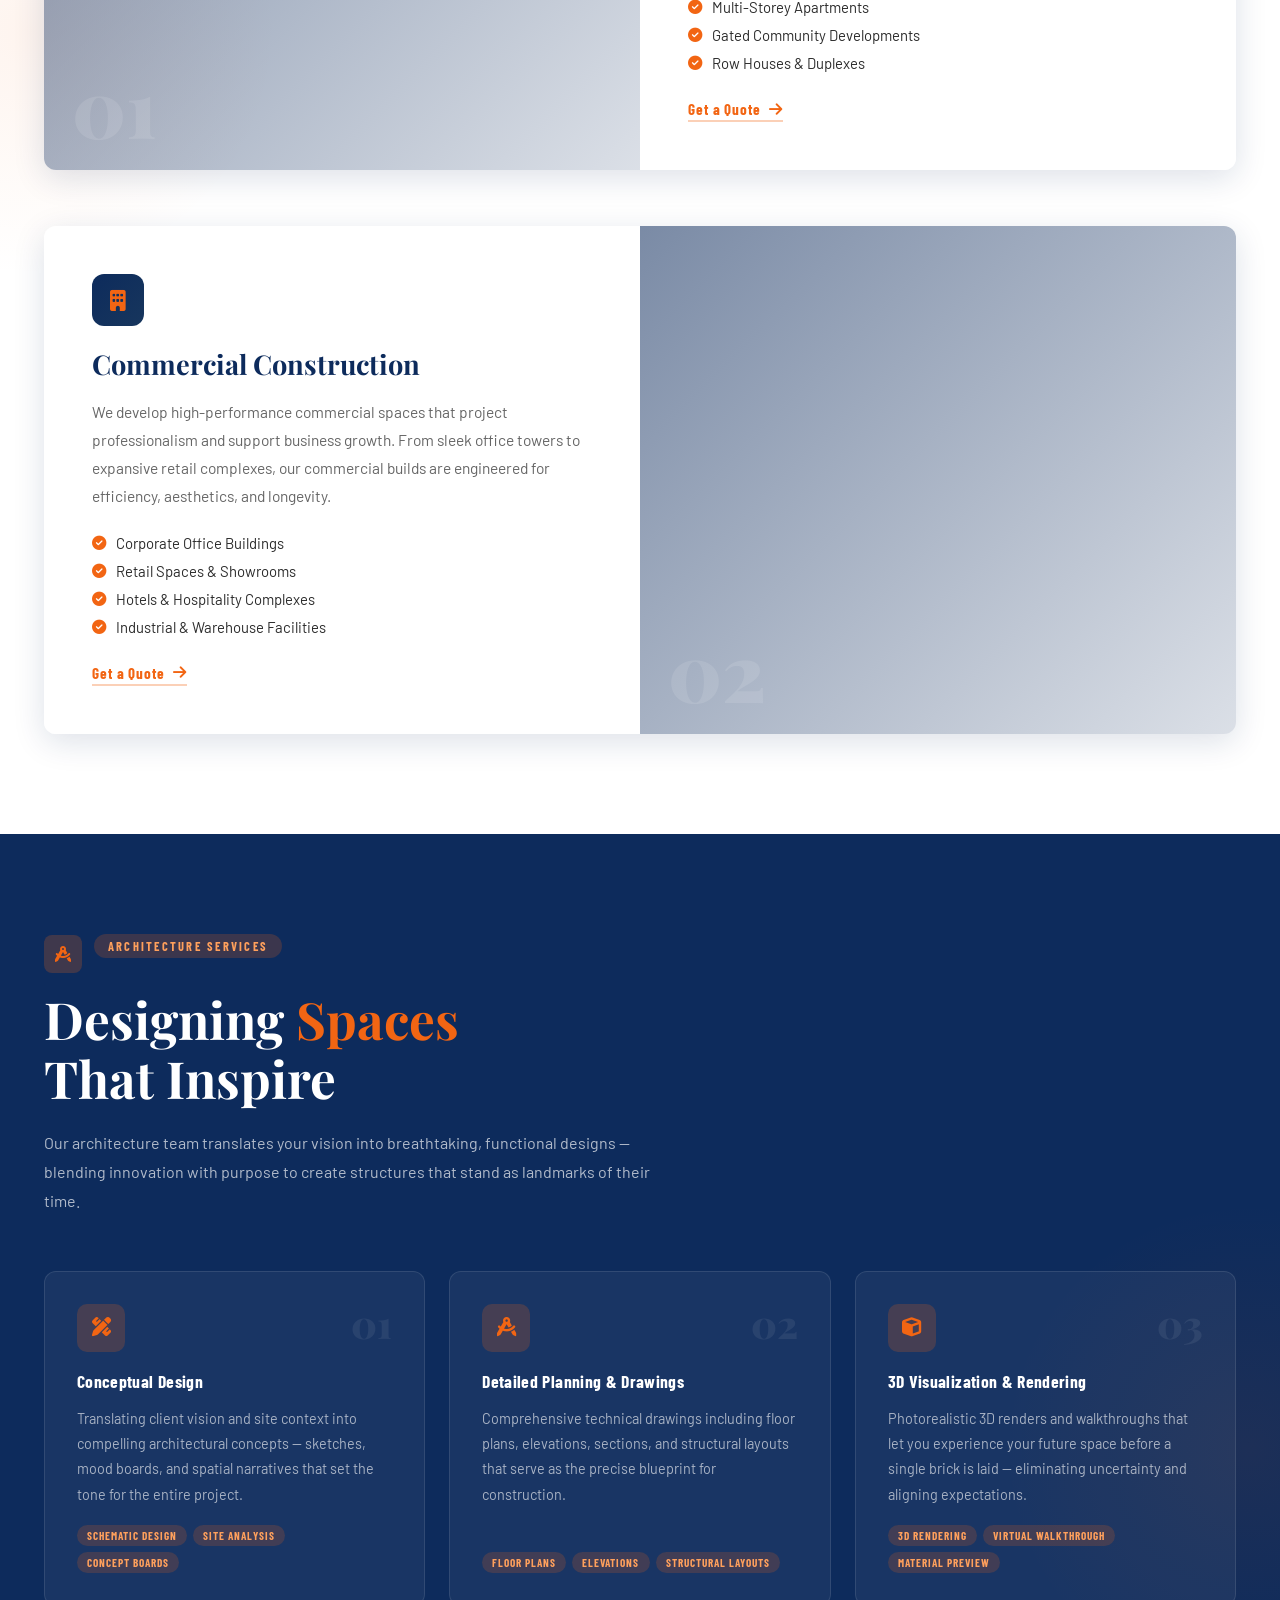
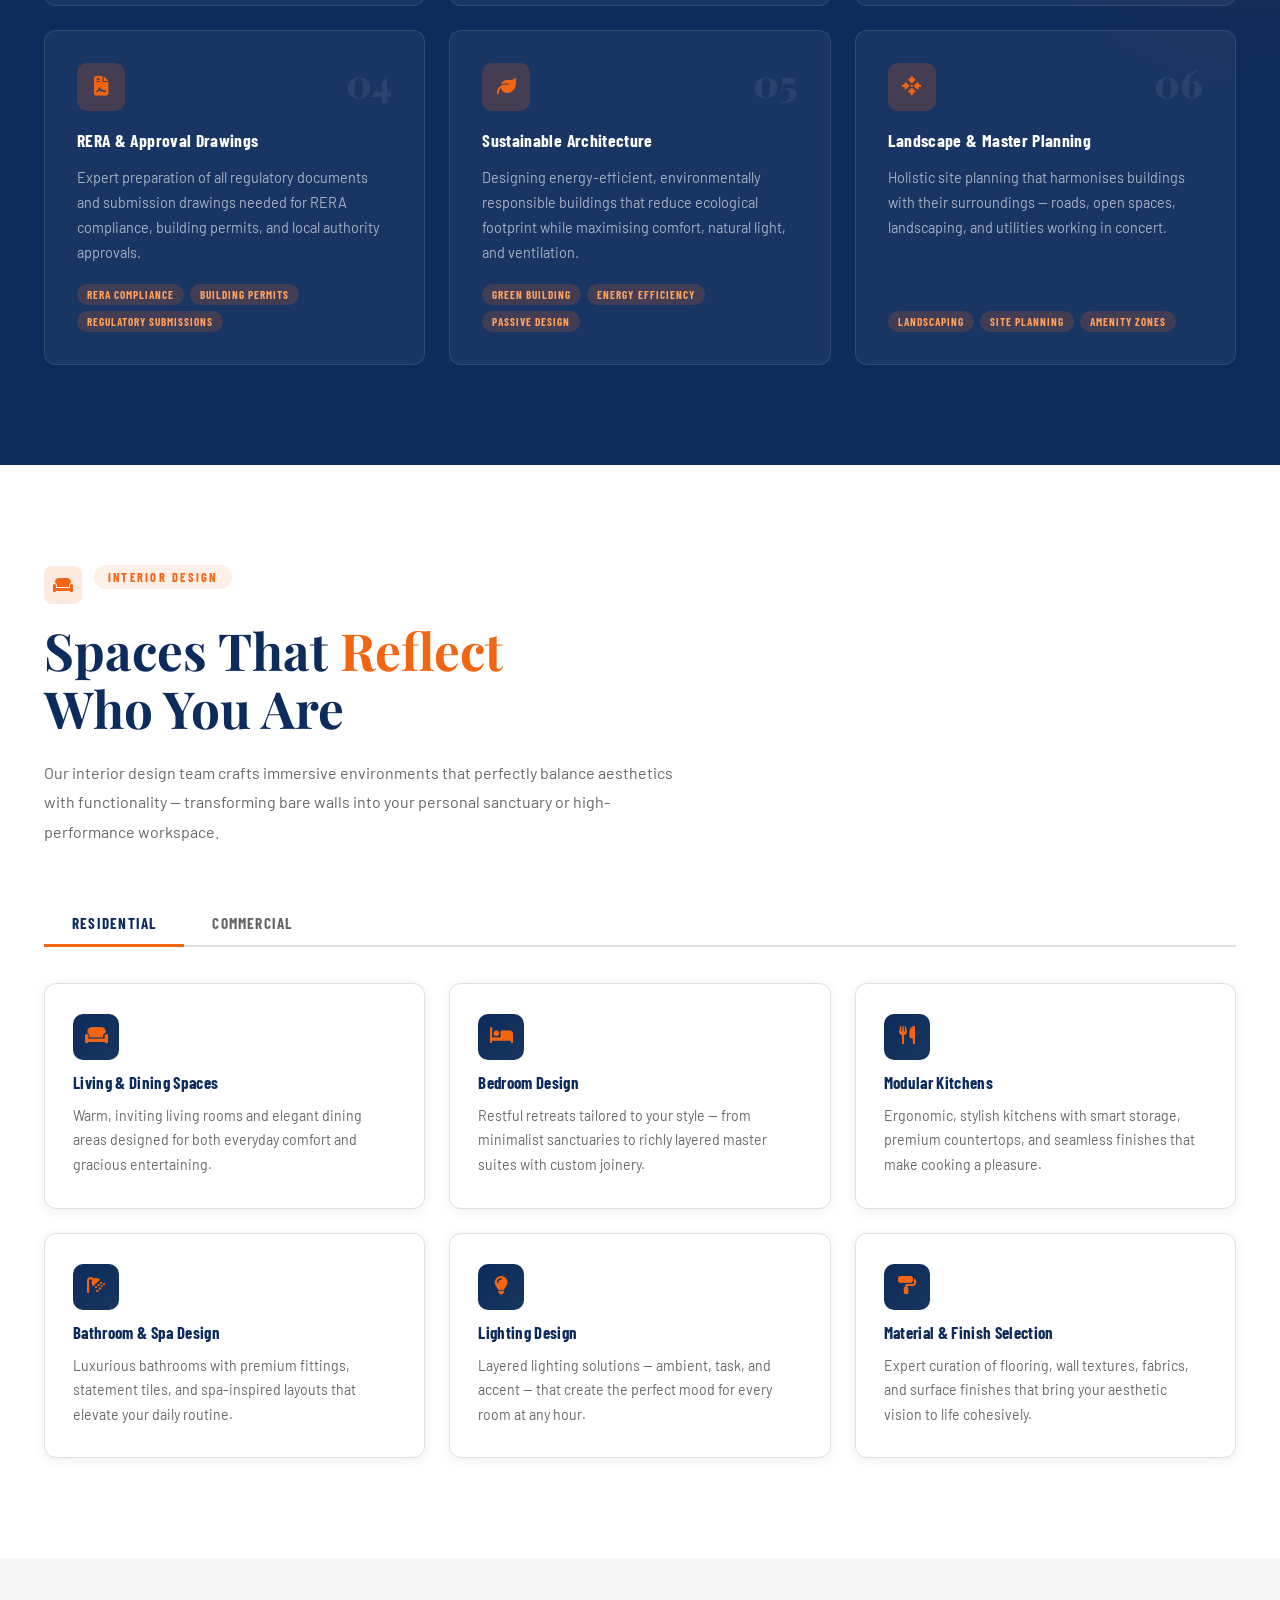
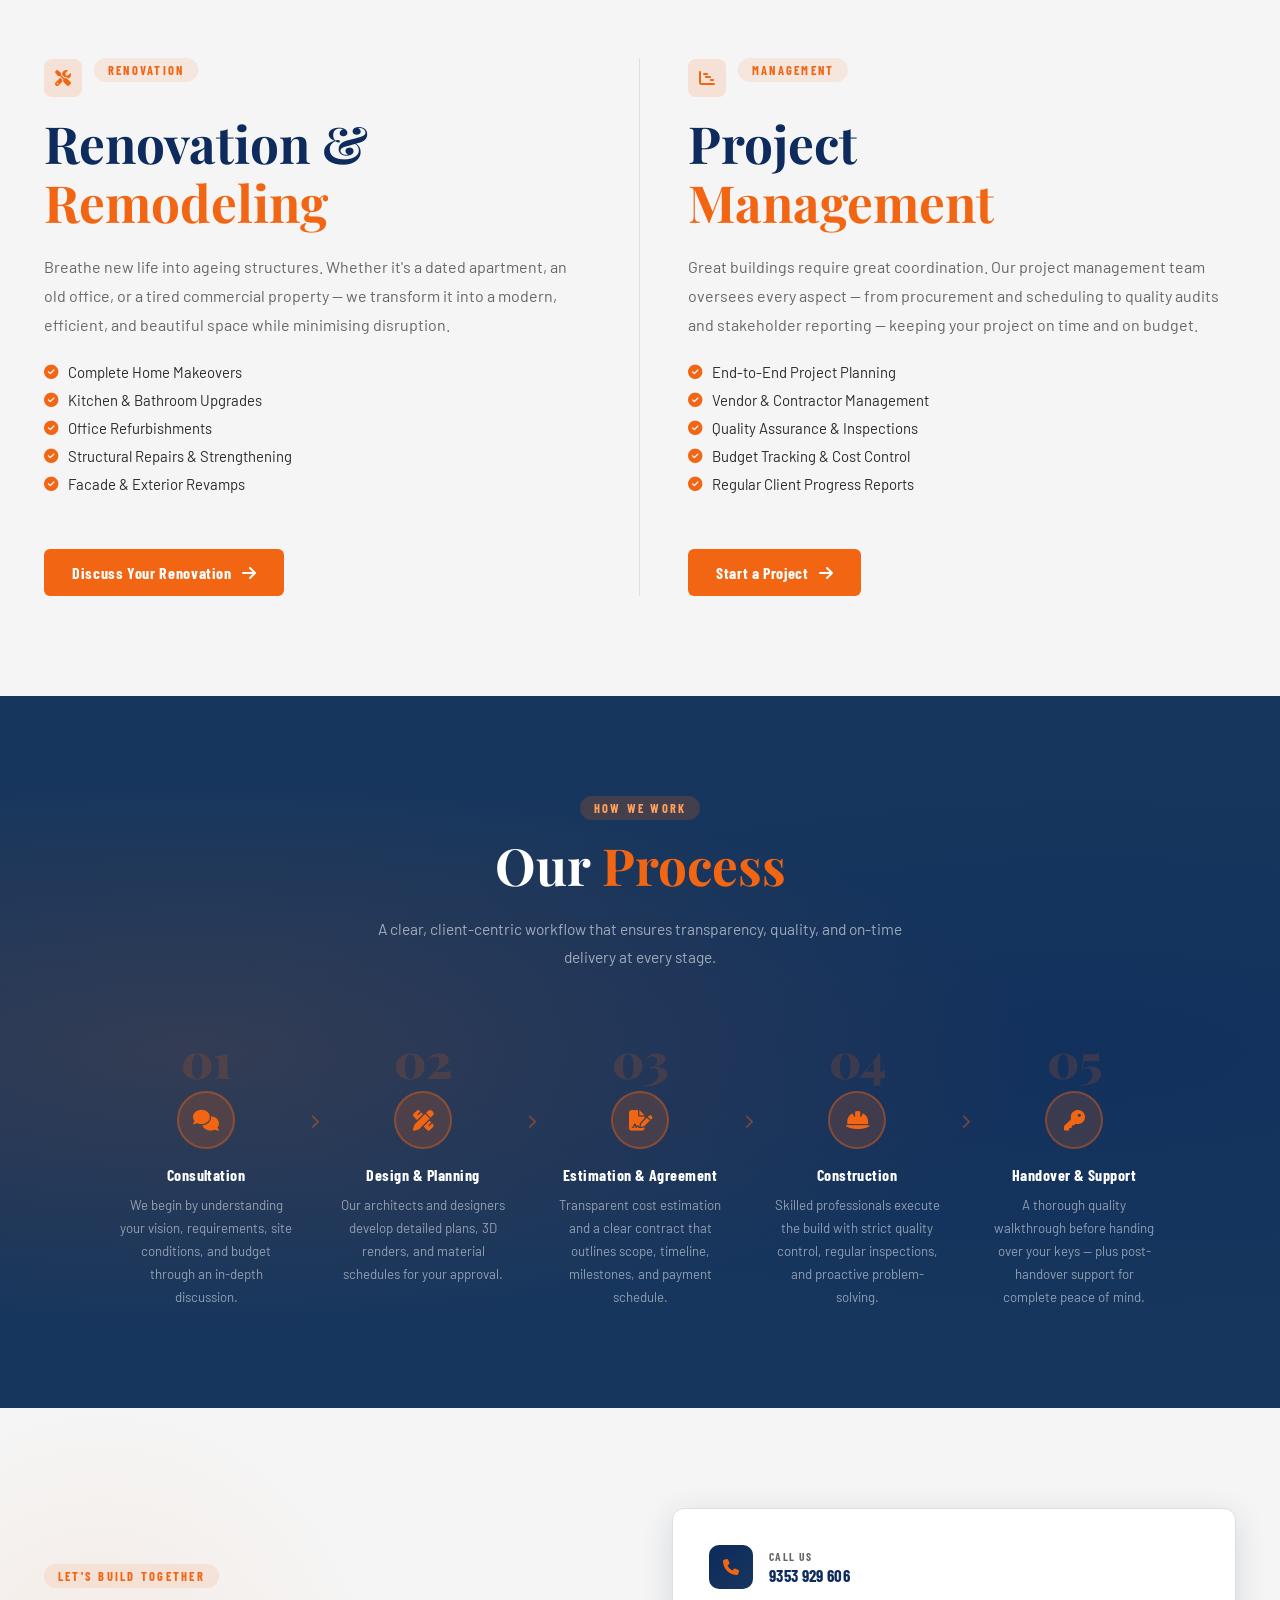
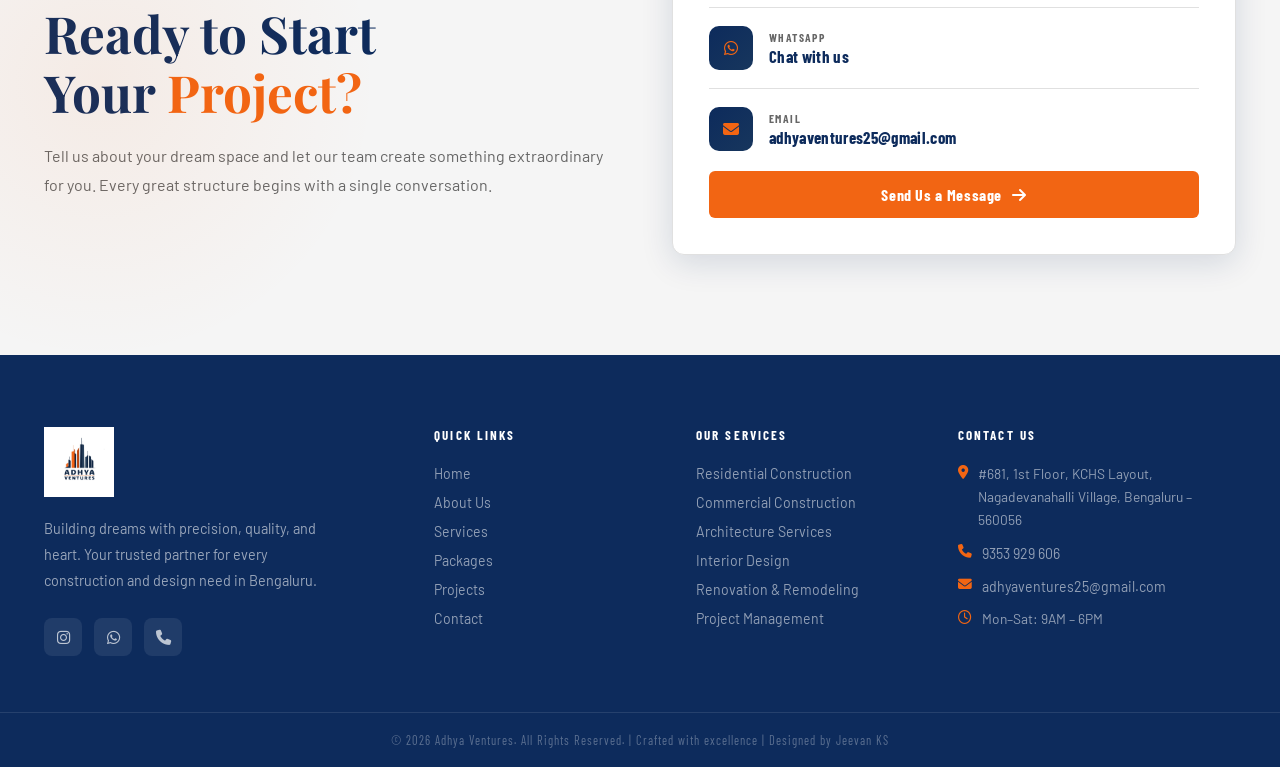
<file: services.html>
<!DOCTYPE html>
<html lang="en">
<head>
  <meta charset="UTF-8" />
  <meta name="viewport" content="width=device-width, initial-scale=1.0"/>
  <title>Our Services – Adhya Ventures</title>
  <link rel="stylesheet" href="services.css" />
  <link href="https://fonts.googleapis.com/css2?family=Playfair+Display:wght@700;900&family=Barlow:wght@300;400;500;600;700&family=Barlow+Condensed:wght@600;700;800&display=swap" rel="stylesheet"/>
  <link rel="stylesheet" href="https://cdnjs.cloudflare.com/ajax/libs/font-awesome/6.5.0/css/all.min.css"/>
</head>
<body>

  <!-- ═══════════════ FLOATING SOCIALS ═══════════════ -->
  <div class="float-left-stack">
    <a href="https://wa.me/919353929606" target="_blank" rel="noopener" class="float-btn whatsapp-btn" aria-label="Chat on WhatsApp">
      <i class="fa-brands fa-whatsapp"></i>
      <span class="float-tooltip">Chat on WhatsApp</span>
    </a>
    <a href="tel:+919353929606" class="float-btn phone-btn" aria-label="Call Us">
      <i class="fa-solid fa-phone"></i>
      <span class="float-tooltip">Call Us</span>
    </a>
  </div>
  <div class="float-right-stack">
    <a href="https://www.instagram.com/adhya_ventures?igsh=MWRvYWU1NHo0dWZ5Zg==" target="_blank" rel="noopener" class="float-btn instagram-float-btn" aria-label="Follow on Instagram">
      <i class="fa-brands fa-instagram"></i>
      <span class="float-tooltip float-tooltip-left">@adhyaventures</span>
    </a>
  </div>

  <!-- ═══════════════ NAVBAR ═══════════════ -->
  <header class="navbar scrolled" id="navbar">
    <div class="nav-inner">
      <a href="index.html" class="logo">
        <img src="Adhya Ventures Logo/IMG_2271.JPG.jpeg" alt="Adhya Ventures" class="nav-logo-img"/>
        <div class="logo-text">
          <span class="logo-main">Adhya Ventures</span>
          <span class="logo-sub">Building Strong Foundations</span>
        </div>
      </a>
      <nav class="nav-links">
        <a href="index.html">Home</a>
        <a href="index.html#about">About</a>
        <div class="nav-dropdown open">
          <a href="services.html" class="nav-dropdown-toggle active-page">Services <i class="fa-solid fa-chevron-down nav-chevron"></i></a>
          <div class="nav-dropdown-menu">
            <a href="#construction" class="dropdown-item">
              <i class="fa-solid fa-helmet-safety"></i>
              <div>
                <span>Construction Services</span>
                <small>Residential & Commercial builds</small>
              </div>
            </a>
            <a href="#architecture" class="dropdown-item">
              <i class="fa-solid fa-compass-drafting"></i>
              <div>
                <span>Architecture Services</span>
                <small>Planning, design & visualisation</small>
              </div>
            </a>
            <a href="#interior" class="dropdown-item">
              <i class="fa-solid fa-couch"></i>
              <div>
                <span>Interior Design</span>
                <small>Residential & commercial spaces</small>
              </div>
            </a>
          </div>
        </div>
        <div class="nav-dropdown">
          <a href="index.html#projects" class="nav-dropdown-toggle">Projects <i class="fa-solid fa-chevron-down nav-chevron"></i></a>
          <div class="nav-dropdown-menu">
            <a href="index.html#projects" class="dropdown-item" data-proj="residential">
              <i class="fa-solid fa-house-chimney"></i>
              <div>
                <span>Residential</span>
                <small>Villas, apartments & homes</small>
              </div>
            </a>
            <a href="index.html#projects" class="dropdown-item" data-proj="commercial">
              <i class="fa-solid fa-building"></i>
              <div>
                <span>Commercial</span>
                <small>Offices, retail & business complexes</small>
              </div>
            </a>
          </div>
        </div>
        <a href="index.html#partners">Partners</a>
        <a href="index.html#contact" class="nav-cta">Contact Us</a>
      </nav>
      <button class="hamburger" id="hamburger" aria-label="Menu">
        <span></span><span></span><span></span>
      </button>
    </div>
    <div class="mobile-menu" id="mobileMenu">
      <a href="index.html">Home</a>
      <a href="index.html#about">About</a>
      <a href="services.html">Services</a>
      <div class="mobile-sub">
        <a href="#construction">↳ Construction Services</a>
        <a href="#architecture">↳ Architecture Services</a>
        <a href="#interior">↳ Interior Design</a>
      </div>
      <a href="index.html#projects">Projects</a>
      <div class="mobile-sub">
        <a href="index.html#projects">↳ Residential</a>
        <a href="index.html#projects">↳ Commercial</a>
      </div>
      <a href="index.html#partners">Partners</a>
      <a href="index.html#contact">Contact Us</a>
    </div>
  </header>

  <!-- ═══════════════ PAGE HERO ═══════════════ -->
  <section class="svc-hero">
    <div class="svc-hero-bg"></div>
    <div class="svc-hero-overlay"></div>
    <div class="svc-hero-grid-lines"></div>
    <div class="container svc-hero-content">
      <div class="svc-breadcrumb">
        <a href="index.html"><i class="fa-solid fa-house"></i> Home</a>
        <span><i class="fa-solid fa-chevron-right"></i></span>
        <span>Services</span>
      </div>
      <div class="section-label light">What We Offer</div>
      <h1 class="svc-hero-title">Our <span>Services</span></h1>
      <p class="svc-hero-sub">From architectural vision to the final nail — we craft every project with precision, passion, and an uncompromising commitment to excellence.</p>
      <div class="svc-hero-pills">
        <a href="#construction" class="svc-pill"><i class="fa-solid fa-helmet-safety"></i> Construction</a>
        <a href="#architecture" class="svc-pill"><i class="fa-solid fa-compass-drafting"></i> Architecture</a>
        <a href="#interior" class="svc-pill"><i class="fa-solid fa-couch"></i> Interior Design</a>
        <a href="#renovation" class="svc-pill"><i class="fa-solid fa-screwdriver-wrench"></i> Renovation</a>
        <a href="#management" class="svc-pill"><i class="fa-solid fa-chart-gantt"></i> Project Management</a>
      </div>
    </div>
    <div class="svc-hero-scroll-hint">
      <span>Scroll to explore</span>
      <i class="fa-solid fa-chevron-down"></i>
    </div>
  </section>

  <!-- ═══════════════ INTRO STRIP ═══════════════ -->
  <div class="svc-intro-strip">
    <div class="container">
      <div class="svc-intro-stats">
        <div class="svc-istat">
          <strong>250<span>+</span></strong>
          <span>Projects Delivered</span>
        </div>
        <div class="svc-istat-divider"></div>
        <div class="svc-istat">
          <strong>15<span>+</span></strong>
          <span>Years of Excellence</span>
        </div>
        <div class="svc-istat-divider"></div>
        <div class="svc-istat">
          <strong>98<span>%</span></strong>
          <span>Client Satisfaction</span>
        </div>
        <div class="svc-istat-divider"></div>
        <div class="svc-istat">
          <strong>50<span>+</span></strong>
          <span>Expert Professionals</span>
        </div>
      </div>
    </div>
  </div>

  <!-- ═══════════════ CONSTRUCTION SERVICES ═══════════════ -->
  <section class="svc-section" id="construction">
    <div class="svc-section-accent left"></div>
    <div class="container">
      <div class="svc-section-header">
        <div class="svc-section-label-wrap">
          <div class="svc-cat-icon"><i class="fa-solid fa-helmet-safety"></i></div>
          <div class="section-label">Construction Services</div>
        </div>
        <h2 class="section-title">Building <span>Dreams</span><br>Into Reality</h2>
        <p class="svc-section-intro">From ground-breaking to handover, Adhya Ventures manages every phase with rigorous quality control, skilled craftsmen, and transparent communication — delivering structures built to last generations.</p>
      </div>

      <div class="svc-detail-grid">

        <div class="svc-detail-card reveal" id="residential">
          <div class="svc-detail-img" style="background-image: url('https://images.unsplash.com/photo-1600585154340-be6161a56a0c?w=800&q=80')">
            <div class="svc-detail-img-overlay"></div>
            <div class="svc-detail-num">01</div>
          </div>
          <div class="svc-detail-body">
            <div class="svc-detail-icon"><i class="fa-solid fa-house-chimney"></i></div>
            <h3>Residential Construction</h3>
            <p>We bring your dream home to life — whether it's a luxury villa, an apartment complex, or a gated community. Every residence is built with premium materials, meticulous craftsmanship, and your lifestyle at the center of every decision.</p>
            <ul class="svc-feature-list">
              <li><i class="fa-solid fa-check-circle"></i> Custom Villas & Bungalows</li>
              <li><i class="fa-solid fa-check-circle"></i> Multi-Storey Apartments</li>
              <li><i class="fa-solid fa-check-circle"></i> Gated Community Developments</li>
              <li><i class="fa-solid fa-check-circle"></i> Row Houses & Duplexes</li>
            </ul>
            <a href="index.html#contact" class="svc-detail-cta">Get a Quote <i class="fa-solid fa-arrow-right"></i></a>
          </div>
        </div>

        <div class="svc-detail-card reveal reverse">
          <div class="svc-detail-img" style="background-image: url('https://images.unsplash.com/photo-1486406146926-c627a92ad1ab?w=800&q=80')">
            <div class="svc-detail-img-overlay"></div>
            <div class="svc-detail-num">02</div>
          </div>
          <div class="svc-detail-body">
            <div class="svc-detail-icon"><i class="fa-solid fa-building"></i></div>
            <h3>Commercial Construction</h3>
            <p>We develop high-performance commercial spaces that project professionalism and support business growth. From sleek office towers to expansive retail complexes, our commercial builds are engineered for efficiency, aesthetics, and longevity.</p>
            <ul class="svc-feature-list">
              <li><i class="fa-solid fa-check-circle"></i> Corporate Office Buildings</li>
              <li><i class="fa-solid fa-check-circle"></i> Retail Spaces & Showrooms</li>
              <li><i class="fa-solid fa-check-circle"></i> Hotels & Hospitality Complexes</li>
              <li><i class="fa-solid fa-check-circle"></i> Industrial & Warehouse Facilities</li>
            </ul>
            <a href="index.html#contact" class="svc-detail-cta">Get a Quote <i class="fa-solid fa-arrow-right"></i></a>
          </div>
        </div>

      </div>
    </div>
  </section>

  <!-- ═══════════════ ARCHITECTURE SERVICES ═══════════════ -->
  <section class="svc-section dark" id="architecture">
    <div class="svc-section-accent right"></div>
    <div class="container">
      <div class="svc-section-header light">
        <div class="svc-section-label-wrap">
          <div class="svc-cat-icon"><i class="fa-solid fa-compass-drafting"></i></div>
          <div class="section-label light">Architecture Services</div>
        </div>
        <h2 class="section-title light">Designing <span>Spaces</span><br>That Inspire</h2>
        <p class="svc-section-intro light">Our architecture team translates your vision into breathtaking, functional designs — blending innovation with purpose to create structures that stand as landmarks of their time.</p>
      </div>

      <div class="svc-arch-grid">
        <div class="svc-arch-card reveal">
          <div class="svc-arch-card-top">
            <div class="svc-arch-icon"><i class="fa-solid fa-pencil-ruler"></i></div>
            <span class="svc-arch-num">01</span>
          </div>
          <h4>Conceptual Design</h4>
          <p>Translating client vision and site context into compelling architectural concepts — sketches, mood boards, and spatial narratives that set the tone for the entire project.</p>
          <div class="svc-arch-tags">
            <span>Schematic Design</span>
            <span>Site Analysis</span>
            <span>Concept Boards</span>
          </div>
        </div>
        <div class="svc-arch-card reveal">
          <div class="svc-arch-card-top">
            <div class="svc-arch-icon"><i class="fa-solid fa-drafting-compass"></i></div>
            <span class="svc-arch-num">02</span>
          </div>
          <h4>Detailed Planning & Drawings</h4>
          <p>Comprehensive technical drawings including floor plans, elevations, sections, and structural layouts that serve as the precise blueprint for construction.</p>
          <div class="svc-arch-tags">
            <span>Floor Plans</span>
            <span>Elevations</span>
            <span>Structural Layouts</span>
          </div>
        </div>
        <div class="svc-arch-card reveal">
          <div class="svc-arch-card-top">
            <div class="svc-arch-icon"><i class="fa-solid fa-cube"></i></div>
            <span class="svc-arch-num">03</span>
          </div>
          <h4>3D Visualization & Rendering</h4>
          <p>Photorealistic 3D renders and walkthroughs that let you experience your future space before a single brick is laid — eliminating uncertainty and aligning expectations.</p>
          <div class="svc-arch-tags">
            <span>3D Rendering</span>
            <span>Virtual Walkthrough</span>
            <span>Material Preview</span>
          </div>
        </div>
        <div class="svc-arch-card reveal">
          <div class="svc-arch-card-top">
            <div class="svc-arch-icon"><i class="fa-solid fa-file-contract"></i></div>
            <span class="svc-arch-num">04</span>
          </div>
          <h4>RERA & Approval Drawings</h4>
          <p>Expert preparation of all regulatory documents and submission drawings needed for RERA compliance, building permits, and local authority approvals.</p>
          <div class="svc-arch-tags">
            <span>RERA Compliance</span>
            <span>Building Permits</span>
            <span>Regulatory Submissions</span>
          </div>
        </div>
        <div class="svc-arch-card reveal">
          <div class="svc-arch-card-top">
            <div class="svc-arch-icon"><i class="fa-solid fa-leaf"></i></div>
            <span class="svc-arch-num">05</span>
          </div>
          <h4>Sustainable Architecture</h4>
          <p>Designing energy-efficient, environmentally responsible buildings that reduce ecological footprint while maximising comfort, natural light, and ventilation.</p>
          <div class="svc-arch-tags">
            <span>Green Building</span>
            <span>Energy Efficiency</span>
            <span>Passive Design</span>
          </div>
        </div>
        <div class="svc-arch-card reveal">
          <div class="svc-arch-card-top">
            <div class="svc-arch-icon"><i class="fa-solid fa-arrows-to-dot"></i></div>
            <span class="svc-arch-num">06</span>
          </div>
          <h4>Landscape & Master Planning</h4>
          <p>Holistic site planning that harmonises buildings with their surroundings — roads, open spaces, landscaping, and utilities working in concert.</p>
          <div class="svc-arch-tags">
            <span>Landscaping</span>
            <span>Site Planning</span>
            <span>Amenity Zones</span>
          </div>
        </div>
      </div>
    </div>
  </section>

  <!-- ═══════════════ INTERIOR DESIGN ═══════════════ -->
  <section class="svc-section" id="interior">
    <div class="container">
      <div class="svc-section-header">
        <div class="svc-section-label-wrap">
          <div class="svc-cat-icon"><i class="fa-solid fa-couch"></i></div>
          <div class="section-label">Interior Design</div>
        </div>
        <h2 class="section-title">Spaces That <span>Reflect</span><br>Who You Are</h2>
        <p class="svc-section-intro">Our interior design team crafts immersive environments that perfectly balance aesthetics with functionality — transforming bare walls into your personal sanctuary or high-performance workspace.</p>
      </div>

      <div class="svc-interior-showcase">
        <div class="svc-interior-tabs">
          <button class="svc-tab active" data-tab="residential-int">Residential</button>
          <button class="svc-tab" data-tab="commercial-int">Commercial</button>
        </div>

        <div class="svc-tab-content active" id="residential-int">
          <div class="svc-interior-grid">
            <div class="svc-int-card reveal">
              <div class="svc-int-icon"><i class="fa-solid fa-couch"></i></div>
              <h4>Living & Dining Spaces</h4>
              <p>Warm, inviting living rooms and elegant dining areas designed for both everyday comfort and gracious entertaining.</p>
            </div>
            <div class="svc-int-card reveal">
              <div class="svc-int-icon"><i class="fa-solid fa-bed"></i></div>
              <h4>Bedroom Design</h4>
              <p>Restful retreats tailored to your style — from minimalist sanctuaries to richly layered master suites with custom joinery.</p>
            </div>
            <div class="svc-int-card reveal">
              <div class="svc-int-icon"><i class="fa-solid fa-utensils"></i></div>
              <h4>Modular Kitchens</h4>
              <p>Ergonomic, stylish kitchens with smart storage, premium countertops, and seamless finishes that make cooking a pleasure.</p>
            </div>
            <div class="svc-int-card reveal">
              <div class="svc-int-icon"><i class="fa-solid fa-shower"></i></div>
              <h4>Bathroom & Spa Design</h4>
              <p>Luxurious bathrooms with premium fittings, statement tiles, and spa-inspired layouts that elevate your daily routine.</p>
            </div>
            <div class="svc-int-card reveal">
              <div class="svc-int-icon"><i class="fa-solid fa-lightbulb"></i></div>
              <h4>Lighting Design</h4>
              <p>Layered lighting solutions — ambient, task, and accent — that create the perfect mood for every room at any hour.</p>
            </div>
            <div class="svc-int-card reveal">
              <div class="svc-int-icon"><i class="fa-solid fa-paint-roller"></i></div>
              <h4>Material & Finish Selection</h4>
              <p>Expert curation of flooring, wall textures, fabrics, and surface finishes that bring your aesthetic vision to life cohesively.</p>
            </div>
          </div>
        </div>

        <div class="svc-tab-content" id="commercial-int">
          <div class="svc-interior-grid">
            <div class="svc-int-card reveal">
              <div class="svc-int-icon"><i class="fa-solid fa-briefcase"></i></div>
              <h4>Corporate Offices</h4>
              <p>Productive, brand-aligned workplaces with collaborative zones, ergonomic workstations, and professional reception areas.</p>
            </div>
            <div class="svc-int-card reveal">
              <div class="svc-int-icon"><i class="fa-solid fa-store"></i></div>
              <h4>Retail & Showrooms</h4>
              <p>Engaging retail environments with strategic product flow, impactful visual merchandising, and brand-immersive displays.</p>
            </div>
            <div class="svc-int-card reveal">
              <div class="svc-int-icon"><i class="fa-solid fa-utensils"></i></div>
              <h4>Restaurants & Cafes</h4>
              <p>Atmospheric dining spaces with the right acoustics, lighting, and layout to create memorable guest experiences every time.</p>
            </div>
            <div class="svc-int-card reveal">
              <div class="svc-int-icon"><i class="fa-solid fa-hotel"></i></div>
              <h4>Hospitality Interiors</h4>
              <p>Luxurious hotel lobbies, guest rooms, and amenity spaces that reflect brand identity and exceed guest expectations.</p>
            </div>
            <div class="svc-int-card reveal">
              <div class="svc-int-icon"><i class="fa-solid fa-people-group"></i></div>
              <h4>Clubhouses & Common Areas</h4>
              <p>Vibrant community spaces — gyms, lounges, party halls, and swimming pool decks — designed for active, social living.</p>
            </div>
            <div class="svc-int-card reveal">
              <div class="svc-int-icon"><i class="fa-solid fa-wand-magic-sparkles"></i></div>
              <h4>Turnkey Interior Solutions</h4>
              <p>End-to-end delivery from concept to completion — design, procurement, execution, and handover all under one roof.</p>
            </div>
          </div>
        </div>
      </div>
    </div>
  </section>

  <!-- ═══════════════ RENOVATION & PROJECT MANAGEMENT ═══════════════ -->
  <section class="svc-section alt-bg" id="renovation">
    <div class="container">
      <div class="svc-twin-grid">

        <!-- Renovation -->
        <div class="svc-twin-block reveal">
          <div class="svc-section-label-wrap">
            <div class="svc-cat-icon"><i class="fa-solid fa-screwdriver-wrench"></i></div>
            <div class="section-label">Renovation</div>
          </div>
          <h2 class="section-title">Renovation &<br><span>Remodeling</span></h2>
          <p class="svc-twin-desc">Breathe new life into ageing structures. Whether it's a dated apartment, an old office, or a tired commercial property — we transform it into a modern, efficient, and beautiful space while minimising disruption.</p>
          <ul class="svc-feature-list dark" id="management">
            <li><i class="fa-solid fa-check-circle"></i> Complete Home Makeovers</li>
            <li><i class="fa-solid fa-check-circle"></i> Kitchen & Bathroom Upgrades</li>
            <li><i class="fa-solid fa-check-circle"></i> Office Refurbishments</li>
            <li><i class="fa-solid fa-check-circle"></i> Structural Repairs & Strengthening</li>
            <li><i class="fa-solid fa-check-circle"></i> Facade & Exterior Revamps</li>
          </ul>
          <a href="index.html#contact" class="btn-primary mt-2">Discuss Your Renovation <i class="fa-solid fa-arrow-right"></i></a>
        </div>

        <!-- Project Management -->
        <div class="svc-twin-block reveal">
          <div class="svc-section-label-wrap">
            <div class="svc-cat-icon"><i class="fa-solid fa-chart-gantt"></i></div>
            <div class="section-label">Management</div>
          </div>
          <h2 class="section-title">Project<br><span>Management</span></h2>
          <p class="svc-twin-desc">Great buildings require great coordination. Our project management team oversees every aspect — from procurement and scheduling to quality audits and stakeholder reporting — keeping your project on time and on budget.</p>
          <ul class="svc-feature-list dark">
            <li><i class="fa-solid fa-check-circle"></i> End-to-End Project Planning</li>
            <li><i class="fa-solid fa-check-circle"></i> Vendor & Contractor Management</li>
            <li><i class="fa-solid fa-check-circle"></i> Quality Assurance & Inspections</li>
            <li><i class="fa-solid fa-check-circle"></i> Budget Tracking & Cost Control</li>
            <li><i class="fa-solid fa-check-circle"></i> Regular Client Progress Reports</li>
          </ul>
          <a href="index.html#contact" class="btn-primary mt-2">Start a Project <i class="fa-solid fa-arrow-right"></i></a>
        </div>

      </div>
    </div>
  </section>

  <!-- ═══════════════ PROCESS ═══════════════ -->
  <section class="svc-process">
    <div class="svc-process-bg"></div>
    <div class="container">
      <div class="svc-process-header">
        <div class="section-label light">How We Work</div>
        <h2 class="section-title light">Our <span>Process</span></h2>
        <p class="svc-process-intro">A clear, client-centric workflow that ensures transparency, quality, and on-time delivery at every stage.</p>
      </div>
      <div class="svc-process-steps">
        <div class="svc-process-step reveal">
          <div class="svc-process-num">01</div>
          <div class="svc-process-icon"><i class="fa-solid fa-comments"></i></div>
          <h4>Consultation</h4>
          <p>We begin by understanding your vision, requirements, site conditions, and budget through an in-depth discussion.</p>
        </div>
        <div class="svc-process-connector"><i class="fa-solid fa-chevron-right"></i></div>
        <div class="svc-process-step reveal">
          <div class="svc-process-num">02</div>
          <div class="svc-process-icon"><i class="fa-solid fa-pen-ruler"></i></div>
          <h4>Design & Planning</h4>
          <p>Our architects and designers develop detailed plans, 3D renders, and material schedules for your approval.</p>
        </div>
        <div class="svc-process-connector"><i class="fa-solid fa-chevron-right"></i></div>
        <div class="svc-process-step reveal">
          <div class="svc-process-num">03</div>
          <div class="svc-process-icon"><i class="fa-solid fa-file-signature"></i></div>
          <h4>Estimation & Agreement</h4>
          <p>Transparent cost estimation and a clear contract that outlines scope, timeline, milestones, and payment schedule.</p>
        </div>
        <div class="svc-process-connector"><i class="fa-solid fa-chevron-right"></i></div>
        <div class="svc-process-step reveal">
          <div class="svc-process-num">04</div>
          <div class="svc-process-icon"><i class="fa-solid fa-helmet-safety"></i></div>
          <h4>Construction</h4>
          <p>Skilled professionals execute the build with strict quality control, regular inspections, and proactive problem-solving.</p>
        </div>
        <div class="svc-process-connector"><i class="fa-solid fa-chevron-right"></i></div>
        <div class="svc-process-step reveal">
          <div class="svc-process-num">05</div>
          <div class="svc-process-icon"><i class="fa-solid fa-key"></i></div>
          <h4>Handover & Support</h4>
          <p>A thorough quality walkthrough before handing over your keys — plus post-handover support for complete peace of mind.</p>
        </div>
      </div>
    </div>
  </section>

  <!-- ═══════════════ CTA ═══════════════ -->
  <section class="svc-cta">
    <div class="container">
      <div class="svc-cta-inner">
        <div class="svc-cta-left">
          <div class="section-label">Let's Build Together</div>
          <h2 class="section-title">Ready to Start<br>Your <span>Project?</span></h2>
          <p>Tell us about your dream space and let our team create something extraordinary for you. Every great structure begins with a single conversation.</p>
        </div>
        <div class="svc-cta-right">
          <div class="svc-cta-card">
            <div class="svc-cta-contact-item">
              <div class="svc-cta-contact-icon"><i class="fa-solid fa-phone"></i></div>
              <div>
                <span>Call Us</span>
                <a href="tel:+919353929606">9353 929 606</a>
              </div>
            </div>
            <div class="svc-cta-contact-item">
              <div class="svc-cta-contact-icon"><i class="fa-brands fa-whatsapp"></i></div>
              <div>
                <span>WhatsApp</span>
                <a href="https://wa.me/919353929606" target="_blank">Chat with us</a>
              </div>
            </div>
            <div class="svc-cta-contact-item">
              <div class="svc-cta-contact-icon"><i class="fa-solid fa-envelope"></i></div>
              <div>
                <span>Email</span>
                <a href="mailto:adhyaventures25@gmail.com">adhyaventures25@gmail.com</a>
              </div>
            </div>
            <a href="index.html#contact" class="btn-primary full-width" style="margin-top:8px;">
              Send Us a Message <i class="fa-solid fa-arrow-right"></i>
            </a>
          </div>
        </div>
      </div>
    </div>
  </section>

  <!-- ═══════════════ FOOTER ═══════════════ -->
  <footer class="footer">
    <div class="footer-top">
      <div class="footer-col footer-brand">
        <a href="index.html" class="footer-logo-link">
          <img src="Adhya Ventures Logo/IMG_2271.JPG.jpeg" alt="Adhya Ventures" class="footer-logo-img"/>
        </a>
        <p>Building dreams with precision, quality, and heart. Your trusted partner for every construction and design need in Bengaluru.</p>
        <div class="footer-socials">
          <a href="https://www.instagram.com/adhya_ventures?igsh=MWRvYWU1NHo0dWZ5Zg==" target="_blank" rel="noopener" aria-label="Instagram"><i class="fa-brands fa-instagram"></i></a>
          <a href="https://wa.me/919353929606" target="_blank" rel="noopener" aria-label="WhatsApp"><i class="fa-brands fa-whatsapp"></i></a>
          <a href="tel:+919353929606" aria-label="Phone"><i class="fa-solid fa-phone"></i></a>
        </div>
      </div>
      <div class="footer-col">
        <h5>Quick Links</h5>
        <ul>
          <li><a href="index.html">Home</a></li>
          <li><a href="index.html#about">About Us</a></li>
          <li><a href="services.html">Services</a></li>
          <li><a href="index.html#packages">Packages</a></li>
          <li><a href="index.html#projects">Projects</a></li>
          <li><a href="index.html#contact">Contact</a></li>
        </ul>
      </div>
      <div class="footer-col">
        <h5>Our Services</h5>
        <ul>
          <li><a href="#residential">Residential Construction</a></li>
          <li><a href="#construction">Commercial Construction</a></li>
          <li><a href="#architecture">Architecture Services</a></li>
          <li><a href="#interior">Interior Design</a></li>
          <li><a href="#renovation">Renovation & Remodeling</a></li>
          <li><a href="#management">Project Management</a></li>
        </ul>
      </div>
      <div class="footer-col">
        <h5>Contact Us</h5>
        <ul class="footer-contact">
          <li><i class="fa-solid fa-location-dot"></i> #681, 1st Floor, KCHS Layout, Nagadevanahalli Village, Bengaluru – 560056</li>
          <li><i class="fa-solid fa-phone"></i> <a href="tel:+919353929606" style="color:inherit;text-decoration:none;">9353 929 606</a></li>
          <li><i class="fa-solid fa-envelope"></i> <a href="mailto:adhyaventures25@gmail.com" style="color:inherit;text-decoration:none;">adhyaventures25@gmail.com</a></li>
          <li><i class="fa-regular fa-clock"></i> Mon–Sat: 9AM – 6PM</li>
        </ul>
      </div>
    </div>
    <div class="footer-bottom">
      <p>© 2026 Adhya Ventures. All Rights Reserved. | Crafted with excellence | Designed by Jeevan KS</p>
    </div>
  </footer>

  <!-- Scroll to top -->
  <button class="scroll-top" id="scrollTop"><i class="fa-solid fa-chevron-up"></i></button>

  <script>
  // ── NAVBAR SCROLL ──
  const navbar = document.getElementById('navbar');
  window.addEventListener('scroll', () => {
    navbar.classList.toggle('scrolled', window.scrollY > 60);
    document.getElementById('scrollTop').classList.toggle('visible', window.scrollY > 400);
  });

  // ── HAMBURGER ──
  document.getElementById('hamburger').addEventListener('click', () => {
    document.getElementById('mobileMenu').classList.toggle('open');
  });

  // ── SCROLL TO TOP ──
  document.getElementById('scrollTop').addEventListener('click', () => window.scrollTo({ top: 0, behavior: 'smooth' }));

  // ── NAV DROPDOWN ──
  document.addEventListener('click', (e) => {
    if (!e.target.closest('.nav-dropdown')) {
      document.querySelectorAll('.nav-dropdown').forEach(d => d.classList.remove('open'));
    }
  });
  document.querySelectorAll('.nav-dropdown-toggle').forEach(toggle => {
    toggle.addEventListener('click', (e) => {
      e.preventDefault();
      const parent = toggle.closest('.nav-dropdown');
      document.querySelectorAll('.nav-dropdown').forEach(d => { if (d !== parent) d.classList.remove('open'); });
      parent.classList.toggle('open');
    });
  });

  // ── SCROLL REVEAL ──
  const revealObserver = new IntersectionObserver((entries) => {
    entries.forEach(e => {
      if (e.isIntersecting) {
        e.target.classList.add('visible');
        revealObserver.unobserve(e.target);
      }
    });
  }, { threshold: 0.15 });
  document.querySelectorAll('.reveal').forEach(el => revealObserver.observe(el));

  // ── INTERIOR TABS ──
  document.querySelectorAll('.svc-tab').forEach(tab => {
    tab.addEventListener('click', () => {
      document.querySelectorAll('.svc-tab').forEach(t => t.classList.remove('active'));
      document.querySelectorAll('.svc-tab-content').forEach(c => c.classList.remove('active'));
      tab.classList.add('active');
      document.getElementById(tab.dataset.tab).classList.add('active');
    });
  });

  // ── HERO SCROLL HINT ──
  window.addEventListener('scroll', () => {
    const hint = document.querySelector('.svc-hero-scroll-hint');
    if (hint) hint.style.opacity = window.scrollY > 80 ? '0' : '1';
  });
  </script>
</body>
</html>
</file>
<file: careers.css>
/* ═══════════════════════════════════════════════
   ADHYA VENTURES — careers.css
   Brand: Navy #0D2B5C | Orange #F26513 | Dark #17365D
═══════════════════════════════════════════════ */

/* ── RESET & ROOT ── */
*, *::before, *::after { box-sizing: border-box; margin: 0; padding: 0; }

:root {
  --navy:    #0D2B5C;
  --orange:  #F26513;
  --dark:    #17365D;
  --gray-bg: #F5F5F5;
  --white:   #FFFFFF;
  --text:    #2c2c2c;
  --text-light: #666;
  --border:  #e0e0e0;
  --ff-display: 'Playfair Display', serif;
  --ff-cond:    'Barlow Condensed', sans-serif;
  --ff-body:    'Barlow', sans-serif;
  --shadow-sm: 0 2px 12px rgba(13,43,92,.08);
  --shadow-md: 0 8px 32px rgba(13,43,92,.14);
  --shadow-lg: 0 20px 60px rgba(13,43,92,.22);
  --radius:  12px;
  --trans:   all .3s ease;
}

html { scroll-behavior: smooth; }
body { font-family: var(--ff-body); color: var(--text); background: var(--white); overflow-x: hidden; }

::-webkit-scrollbar { width: 6px; }
::-webkit-scrollbar-track { background: var(--gray-bg); }
::-webkit-scrollbar-thumb { background: var(--orange); border-radius: 3px; }

/* ── GLOBAL ── */
.container { max-width: 1240px; margin: 0 auto; padding: 0 24px; }

.section-label {
  display: inline-block; font-family: var(--ff-cond); font-size: .78rem;
  font-weight: 700; letter-spacing: .18em; text-transform: uppercase;
  color: var(--orange); background: rgba(242,101,19,.1);
  padding: 5px 14px; border-radius: 30px; margin-bottom: 16px;
}
.section-title {
  font-family: var(--ff-display); font-size: clamp(1.8rem, 3.5vw, 2.8rem);
  color: var(--navy); line-height: 1.15; margin-bottom: 20px;
}
.section-title span { color: var(--orange); }

/* ════════════════════════════════════
   NAVBAR
════════════════════════════════════ */
.navbar {
  position: fixed; top: 0; left: 0; right: 0; z-index: 1000;
  background: transparent; transition: background .4s, box-shadow .4s;
}
.navbar.scrolled {
  background: var(--navy);
  box-shadow: 0 4px 24px rgba(13,43,92,.35);
}
.nav-inner {
  max-width: 1240px; margin: 0 auto; padding: 0 24px;
  height: 78px; display: flex; align-items: center; justify-content: space-between;
}
.logo { display: flex; align-items: center; gap: 12px; text-decoration: none; }
.logo-icon {
  width: 42px; height: 42px; background: var(--orange); border-radius: 8px;
  display: flex; align-items: center; justify-content: center;
  color: var(--white); font-size: 1.2rem;
}
.logo-text { display: flex; flex-direction: column; line-height: 1; }
.logo-main {
  font-family: var(--ff-cond); font-weight: 800; font-size: 1.35rem;
  color: var(--white); letter-spacing: .06em;
}
.logo-sub {
  font-family: var(--ff-body); font-weight: 300; font-size: .62rem;
  color: rgba(255,255,255,.65); letter-spacing: .22em; text-transform: uppercase;
}
.nav-links { display: flex; align-items: center; gap: 6px; }
.nav-links > a,
.nav-dropdown-toggle {
  font-family: var(--ff-body); font-weight: 500; font-size: .9rem;
  color: rgba(255,255,255,.85); text-decoration: none; padding: 8px 14px;
  border-radius: 6px; transition: var(--trans); letter-spacing: .02em;
  cursor: pointer; background: none; border: none;
  display: inline-flex; align-items: center; gap: 6px;
}
.nav-links > a:hover,
.nav-dropdown-toggle:hover { color: var(--white); background: rgba(255,255,255,.1); }
.nav-chevron { font-size: .7rem; transition: transform .3s; }
.nav-cta {
  background: var(--orange) !important; color: var(--white) !important;
  font-family: var(--ff-cond) !important; font-weight: 700 !important;
  padding: 10px 22px !important;
}
.nav-cta:hover { background: #d4540e !important; }

/* ── NAV DROPDOWN ── */
.nav-dropdown { position: relative; }
.nav-dropdown.open .nav-chevron { transform: rotate(180deg); }
.nav-dropdown-menu {
  position: absolute; top: calc(100% + 8px); left: 0;
  background: var(--white); border-radius: 12px;
  box-shadow: 0 16px 48px rgba(13,43,92,.18);
  border: 1px solid var(--border); min-width: 260px;
  padding: 8px; opacity: 0; pointer-events: none;
  transform: translateY(-8px); transition: opacity .25s, transform .25s;
  z-index: 200;
}
.nav-dropdown.open .nav-dropdown-menu {
  opacity: 1; pointer-events: all; transform: translateY(0);
}
.dropdown-item {
  display: flex; align-items: center; gap: 14px;
  padding: 12px 14px; border-radius: 8px; text-decoration: none;
  color: var(--text); transition: var(--trans);
}
.dropdown-item:hover { background: var(--gray-bg); color: var(--navy); }
.dropdown-item i {
  width: 36px; height: 36px; border-radius: 8px;
  background: rgba(242,101,19,.1); color: var(--orange);
  display: flex; align-items: center; justify-content: center;
  font-size: 1rem; flex-shrink: 0;
}
.dropdown-item div { display: flex; flex-direction: column; }
.dropdown-item span { font-family: var(--ff-cond); font-weight: 700; font-size: .93rem; letter-spacing: .02em; }
.dropdown-item small { font-size: .77rem; color: var(--text-light); }

.nav-logo-img {
  height: 42px; width: 42px; border-radius: 8px; object-fit: cover;
}

.hamburger { display: none; flex-direction: column; gap: 5px; background: none; border: none; cursor: pointer; padding: 8px; min-width: 44px; min-height: 44px; justify-content: center; align-items: center; }
.hamburger span { display: block; width: 24px; height: 2px; background: var(--white); border-radius: 2px; transition: var(--trans); }

.mobile-menu {
  display: none; flex-direction: column; background: var(--dark);
  padding: 12px 24px 20px; gap: 4px;
}
.mobile-menu.open { display: flex; }
.mobile-menu a {
  color: rgba(255,255,255,.85); text-decoration: none; font-family: var(--ff-body);
  font-weight: 500; padding: 10px 0; border-bottom: 1px solid rgba(255,255,255,.08);
  transition: color .2s;
}
.mobile-menu a:hover { color: var(--orange); }
.mobile-sub { padding-left: 16px; }
.mobile-sub a {
  font-size: .88rem; color: rgba(255,255,255,.6) !important;
  padding: 6px 0 !important; border-bottom: none !important;
}
.mobile-sub a:hover { color: var(--orange) !important; }

/* ════════════════════
   HERO BANNER
════════════════════ */
.careers-hero {
  position: relative;
  min-height: 480px;
  display: flex; align-items: center; justify-content: center;
  background: url('https://images.unsplash.com/photo-1504307651254-35680f356dfd?w=1800&q=80') center/cover no-repeat;
  padding-top: 78px;
  text-align: center;
}
.careers-hero-overlay {
  position: absolute; inset: 0;
  background: linear-gradient(135deg, rgba(13,43,92,.82) 0%, rgba(23,54,93,.75) 100%);
}
.careers-hero-content {
  position: relative; z-index: 1;
  padding: 80px 24px 70px;
  max-width: 760px; margin: 0 auto;
}
.careers-hero-content h1 {
  font-family: var(--ff-display); font-size: clamp(2.2rem, 5vw, 3.8rem);
  color: var(--white); line-height: 1.15; margin-bottom: 18px;
}
.careers-hero-content h1 span { color: var(--orange); }
.careers-hero-content p {
  font-family: var(--ff-body); font-size: 1.1rem; color: rgba(255,255,255,.82);
  font-weight: 300; line-height: 1.7; max-width: 580px; margin: 0 auto;
}

/* ════════════════════
   CAREERS MAIN
════════════════════ */
.careers-main {
  padding: 90px 0 100px;
  background: var(--white);
}

/* ── No Openings Card ── */
.no-openings-wrap {
  background: var(--gray-bg);
  border: 1px solid var(--border);
  border-radius: 20px;
  padding: 64px 48px;
  text-align: center;
  max-width: 700px;
  margin: 0 auto 80px;
  box-shadow: var(--shadow-sm);
  position: relative;
  overflow: hidden;
}
.no-openings-wrap::before {
  content: '';
  position: absolute; top: 0; left: 0; right: 0;
  height: 5px;
  background: linear-gradient(90deg, var(--navy), var(--orange));
}
.no-openings-icon {
  width: 80px; height: 80px; border-radius: 50%;
  background: rgba(242,101,19,.1); color: var(--orange);
  display: flex; align-items: center; justify-content: center;
  font-size: 2rem; margin: 0 auto 20px;
}
.no-openings-desc {
  font-size: 1rem; color: var(--text-light); line-height: 1.8;
  margin-bottom: 36px; max-width: 520px; margin-left: auto; margin-right: auto;
}
.no-openings-desc + .btn-apply { margin-top: 0; }

/* ── Apply Button ── */
.btn-apply {
  display: inline-flex; align-items: center; gap: 10px;
  background: var(--orange); color: var(--white);
  font-family: var(--ff-cond); font-weight: 700; font-size: 1.05rem;
  letter-spacing: .04em; padding: 16px 34px; border-radius: 8px;
  text-decoration: none; border: none; cursor: pointer;
  transition: var(--trans); position: relative; overflow: hidden;
  margin-bottom: 20px;
}
.btn-apply::before {
  content: ''; position: absolute; inset: 0;
  background: rgba(255,255,255,.12); transform: translateX(-100%);
  transition: transform .4s ease;
}
.btn-apply:hover::before { transform: translateX(0); }
.btn-apply:hover {
  transform: translateY(-3px);
  box-shadow: 0 10px 28px rgba(242,101,19,.4);
  background: #d4540e;
}

.form-note {
  font-size: .83rem; color: var(--text-light);
  display: flex; align-items: center; justify-content: center; gap: 7px;
  margin-top: 4px;
}
.form-note i { color: var(--navy); }

/* ── Why Join Us ── */
.why-join { margin-top: 20px; }
.why-join-header { text-align: center; margin-bottom: 48px; }

.why-grid {
  display: grid;
  grid-template-columns: repeat(auto-fit, minmax(230px, 1fr));
  gap: 28px;
}
.why-card {
  background: var(--white);
  border: 1px solid var(--border);
  border-radius: var(--radius);
  padding: 36px 28px;
  text-align: center;
  box-shadow: var(--shadow-sm);
  transition: var(--trans);
}
.why-card:hover {
  transform: translateY(-6px);
  box-shadow: var(--shadow-md);
  border-color: rgba(242,101,19,.3);
}
.why-icon {
  width: 62px; height: 62px; border-radius: 50%;
  background: rgba(242,101,19,.1); color: var(--orange);
  display: flex; align-items: center; justify-content: center;
  font-size: 1.5rem; margin: 0 auto 18px;
  transition: var(--trans);
}
.why-card:hover .why-icon {
  background: var(--orange); color: var(--white);
}
.why-card h4 {
  font-family: var(--ff-cond); font-weight: 700; font-size: 1.1rem;
  color: var(--navy); letter-spacing: .04em; margin-bottom: 10px;
}
.why-card p {
  font-size: .9rem; color: var(--text-light); line-height: 1.7;
}

/* ════════════════════
   FOOTER
════════════════════ */
.footer {
  background: var(--navy);
  color: rgba(255,255,255,.75);
  padding-top: 70px;
}
.footer-grid {
  display: grid;
  grid-template-columns: 2fr 1fr 1.4fr;
  gap: 48px;
  padding-bottom: 50px;
}
.footer-brand p {
  font-size: .9rem; line-height: 1.75; color: rgba(255,255,255,.6);
  margin-top: 18px; max-width: 300px;
}
.footer-logo {
  display: flex; align-items: center; gap: 12px;
}
.footer-logo-img {
  height: 46px; width: auto; border-radius: 6px; object-fit: contain;
}
.footer-brand-name {
  display: block; font-family: var(--ff-cond); font-weight: 800; font-size: 1.2rem;
  color: var(--white); letter-spacing: .06em;
}
.footer-brand-sub {
  display: block; font-family: var(--ff-body); font-size: .6rem;
  color: rgba(255,255,255,.5); letter-spacing: .2em; text-transform: uppercase;
}
.footer-socials { display: flex; gap: 12px; margin-top: 22px; }
.footer-socials a {
  width: 38px; height: 38px; border-radius: 8px;
  border: 1px solid rgba(255,255,255,.15);
  display: flex; align-items: center; justify-content: center;
  color: rgba(255,255,255,.7); text-decoration: none; font-size: 1rem;
  transition: var(--trans);
}
.footer-socials a:hover { background: var(--orange); border-color: var(--orange); color: var(--white); }

.footer-col h5 {
  font-family: var(--ff-cond); font-weight: 700; font-size: 1rem;
  letter-spacing: .1em; text-transform: uppercase; color: var(--white);
  margin-bottom: 20px; position: relative; padding-bottom: 12px;
}
.footer-col h5::after {
  content: ''; position: absolute; bottom: 0; left: 0;
  width: 30px; height: 2px; background: var(--orange);
}
.footer-col ul { list-style: none; display: flex; flex-direction: column; gap: 10px; }
.footer-col ul li a {
  color: rgba(255,255,255,.62); text-decoration: none; font-size: .9rem;
  transition: color .2s; display: inline-flex; align-items: center; gap: 6px;
}
.footer-col ul li a:hover { color: var(--orange); }

.footer-contact li {
  display: flex; align-items: flex-start; gap: 10px;
  font-size: .875rem; color: rgba(255,255,255,.6); line-height: 1.6;
}
.footer-contact li i { color: var(--orange); margin-top: 3px; flex-shrink: 0; }
.footer-contact li a { color: rgba(255,255,255,.6); text-decoration: none; }
.footer-contact li a:hover { color: var(--orange); }

.footer-bottom {
  border-top: 1px solid rgba(255,255,255,.08);
  padding: 20px 24px;
  text-align: center;
  font-size: .82rem; color: rgba(255,255,255,.4);
}

/* ── Scroll to top ── */
.scroll-top {
  position: fixed; bottom: 30px; right: 30px; z-index: 999;
  width: 44px; height: 44px; border-radius: 50%;
  background: var(--orange); color: var(--white);
  border: none; cursor: pointer; font-size: 1rem;
  box-shadow: 0 4px 16px rgba(242,101,19,.4);
  opacity: 0; pointer-events: none;
  transition: var(--trans);
}
.scroll-top.visible { opacity: 1; pointer-events: all; }
.scroll-top:hover { background: var(--dark); transform: translateY(-3px); }

/* ════════════════════
   RESPONSIVE
════════════════════ */
@media (max-width: 900px) {
  .footer-grid { grid-template-columns: 1fr 1fr; }
  .footer-brand { grid-column: 1 / -1; }
  .nav-links { display: none; }
  .hamburger { display: flex; }
  /* Always show solid navbar on mobile so hamburger is visible */
  .navbar { background: var(--navy); box-shadow: 0 4px 24px rgba(13,43,92,.35); }
}

@media (max-width: 600px) {
  .footer-grid { grid-template-columns: 1fr; gap: 32px; }
  .no-openings-wrap { padding: 40px 24px; }
  .why-grid { grid-template-columns: 1fr; }
  .careers-main { padding: 60px 0 70px; }
}
</file>
<file: contact.css>
/* ═══════════════════════════════════════════════
   ADHYA VENTURES — contact.css
   Standalone stylesheet — no dependency on style.css
   Brand: Navy #0D2B5C | Orange #F26513 | Dark #17365D
═══════════════════════════════════════════════ */

/* ── RESET & ROOT ── */
*, *::before, *::after { box-sizing: border-box; margin: 0; padding: 0; }

:root {
  --navy:       #0D2B5C;
  --orange:     #F26513;
  --dark:       #17365D;
  --gray-bg:    #F5F5F5;
  --white:      #FFFFFF;
  --text:       #2c2c2c;
  --text-light: #666;
  --border:     #e0e0e0;
  --ff-display: 'Playfair Display', serif;
  --ff-cond:    'Barlow Condensed', sans-serif;
  --ff-body:    'Barlow', sans-serif;
  --shadow-sm:  0 2px 12px rgba(13,43,92,.08);
  --shadow-md:  0 8px 32px rgba(13,43,92,.14);
  --shadow-lg:  0 20px 60px rgba(13,43,92,.22);
  --radius:     12px;
  --trans:      all .3s ease;
}

html { scroll-behavior: smooth; }
body {
  font-family: var(--ff-body);
  color: var(--text);
  background: var(--white);
  overflow-x: hidden;
}

/* ── SCROLLBAR ── */
::-webkit-scrollbar { width: 6px; }
::-webkit-scrollbar-track { background: var(--gray-bg); }
::-webkit-scrollbar-thumb { background: var(--orange); border-radius: 3px; }

/* ── GLOBAL HELPERS ── */
.container { max-width: 1240px; margin: 0 auto; padding: 0 24px; }

.section-label {
  display: inline-block;
  font-family: var(--ff-cond); font-size: .78rem;
  font-weight: 700; letter-spacing: .18em; text-transform: uppercase;
  color: var(--orange); background: rgba(242,101,19,.1);
  padding: 5px 14px; border-radius: 30px; margin-bottom: 16px;
}
.section-label.light { background: rgba(242,101,19,.2); color: #ffa05c; }

.section-title {
  font-family: var(--ff-display);
  font-size: clamp(2rem, 4vw, 3.2rem);
  color: var(--navy); line-height: 1.15; margin-bottom: 20px;
}
.section-title.light { color: var(--white); }
.section-title span { color: var(--orange); }

/* ── BUTTONS ── */
.btn-primary {
  display: inline-flex; align-items: center; gap: 10px;
  background: var(--orange); color: var(--white);
  font-family: var(--ff-cond); font-weight: 700; font-size: 1rem;
  letter-spacing: .04em; padding: 14px 28px; border-radius: 6px;
  text-decoration: none; border: none; cursor: pointer;
  transition: var(--trans); position: relative; overflow: hidden;
}
.btn-primary::before {
  content: ''; position: absolute; inset: 0;
  background: rgba(255,255,255,.12); transform: translateX(-100%);
  transition: transform .4s ease;
}
.btn-primary:hover::before { transform: translateX(0); }
.btn-primary:hover {
  transform: translateY(-2px);
  box-shadow: 0 8px 24px rgba(242,101,19,.4);
}
.full-width { width: 100%; justify-content: center; }

/* ════════════════════════════════════
   NAVBAR
════════════════════════════════════ */
.navbar {
  position: fixed; top: 0; left: 0; right: 0; z-index: 1000;
  background: var(--navy);
  box-shadow: 0 4px 24px rgba(13,43,92,.35);
  transition: background .4s, box-shadow .4s;
}
.nav-inner {
  max-width: 1240px; margin: 0 auto; padding: 0 24px;
  height: 78px; display: flex; align-items: center; justify-content: space-between;
}
.logo { display: flex; align-items: center; text-decoration: none; }
.nav-logo-img {
  height: 54px; width: auto; object-fit: contain;
  display: block; transition: opacity .3s;
}
.nav-logo-img:hover { opacity: .88; }

.nav-links { display: flex; align-items: center; gap: 6px; }
.nav-links > a,
.nav-dropdown-toggle {
  font-family: var(--ff-body); font-weight: 500; font-size: .9rem;
  color: rgba(255,255,255,.85); text-decoration: none; padding: 8px 14px;
  border-radius: 6px; transition: var(--trans); letter-spacing: .02em;
  cursor: pointer; background: none; border: none;
  display: inline-flex; align-items: center; gap: 6px;
}
.nav-links > a:hover,
.nav-dropdown-toggle:hover { color: var(--white); background: rgba(255,255,255,.1); }

.nav-chevron { font-size: .7rem; transition: transform .3s; }
.nav-cta {
  background: var(--orange) !important; color: var(--white) !important;
  font-family: var(--ff-cond) !important; font-weight: 700 !important;
  padding: 10px 22px !important;
}
.nav-cta:hover { background: #d4540e !important; }

/* Dropdown */
.nav-dropdown { position: relative; }
.nav-dropdown.open .nav-chevron { transform: rotate(180deg); }
.nav-dropdown-menu {
  position: absolute; top: calc(100% + 8px); left: 0;
  background: var(--white); border-radius: 12px;
  box-shadow: 0 16px 48px rgba(13,43,92,.18);
  border: 1px solid var(--border); min-width: 260px;
  padding: 8px; opacity: 0; pointer-events: none;
  transform: translateY(-8px); transition: opacity .25s, transform .25s;
  z-index: 200;
}
.nav-dropdown.open .nav-dropdown-menu {
  opacity: 1; pointer-events: all; transform: translateY(0);
}
.dropdown-item {
  display: flex; align-items: center; gap: 14px;
  padding: 12px 14px; border-radius: 8px; text-decoration: none;
  color: var(--text); transition: var(--trans);
}
.dropdown-item:hover { background: var(--gray-bg); color: var(--navy); }
.dropdown-item i {
  width: 36px; height: 36px; border-radius: 8px;
  background: rgba(242,101,19,.1); color: var(--orange);
  display: flex; align-items: center; justify-content: center;
  font-size: 1rem; flex-shrink: 0;
}
.dropdown-item div { display: flex; flex-direction: column; }
.dropdown-item span { font-family: var(--ff-cond); font-weight: 700; font-size: .93rem; }
.dropdown-item small { font-size: .77rem; color: var(--text-light); }

/* Hamburger */
.hamburger {
  display: none; flex-direction: column; gap: 5px;
  background: none; border: none; cursor: pointer; padding: 4px;
}
.hamburger span {
  display: block; width: 24px; height: 2px;
  background: var(--white); border-radius: 2px; transition: var(--trans);
}

/* Mobile menu */
.mobile-menu {
  display: none; flex-direction: column;
  background: var(--dark); padding: 12px 24px 20px; gap: 4px;
}
.mobile-menu.open { display: flex; }
.mobile-menu a {
  color: rgba(255,255,255,.85); text-decoration: none;
  font-family: var(--ff-body); font-weight: 500;
  padding: 10px 0; border-bottom: 1px solid rgba(255,255,255,.08);
  transition: color .2s;
}
.mobile-menu a:hover { color: var(--orange); }
.mobile-sub { padding-left: 16px; }
.mobile-sub a {
  font-size: .88rem; color: rgba(255,255,255,.6) !important;
  padding: 6px 0 !important; border-bottom: none !important;
}
.mobile-sub a:hover { color: var(--orange) !important; }

/* ════════════════════════════════════
   FLOATING BUTTONS
════════════════════════════════════ */
.float-left-stack {
  position: fixed; left: 18px; bottom: 100px;
  display: flex; flex-direction: column; gap: 12px; z-index: 900;
}
.float-right-stack {
  position: fixed; right: 18px; bottom: 100px;
  display: flex; flex-direction: column; gap: 12px; z-index: 900;
}
.float-btn {
  width: 52px; height: 52px; border-radius: 50%;
  display: flex; align-items: center; justify-content: center;
  font-size: 1.35rem; color: #fff; text-decoration: none;
  box-shadow: 0 4px 20px rgba(0,0,0,.25);
  transition: transform .3s, box-shadow .3s; position: relative;
}
.float-btn:hover { transform: scale(1.12) translateY(-3px); box-shadow: 0 8px 28px rgba(0,0,0,.3); }
.whatsapp-btn  { background: #25D366; }
.phone-btn     { background: var(--navy); }
.instagram-float-btn {
  background: radial-gradient(circle at 30% 107%, #fdf497 0%, #fdf497 5%, #fd5949 45%, #d6249f 60%, #285AEB 90%);
}
.float-tooltip {
  position: absolute; left: 62px; top: 50%; transform: translateY(-50%);
  background: var(--navy); color: #fff;
  font-family: var(--ff-cond); font-size: .8rem; font-weight: 600;
  letter-spacing: .05em; white-space: nowrap;
  padding: 6px 12px; border-radius: 6px;
  opacity: 0; pointer-events: none; transition: opacity .25s;
}
.float-tooltip::before {
  content: ''; position: absolute; right: 100%; top: 50%;
  transform: translateY(-50%);
  border: 6px solid transparent; border-right-color: var(--navy);
}
.float-tooltip-left { left: auto; right: 62px; }
.float-tooltip-left::before {
  right: auto; left: 100%;
  border-right-color: transparent; border-left-color: var(--navy);
}
.float-btn:hover .float-tooltip { opacity: 1; }

/* ════════════════════════════════════
   SCROLL TO TOP
════════════════════════════════════ */
.scroll-top {
  position: fixed; bottom: 32px; right: 24px; z-index: 900;
  width: 46px; height: 46px; border-radius: 50%;
  background: var(--orange); color: var(--white);
  border: none; cursor: pointer; font-size: 1rem;
  box-shadow: 0 4px 16px rgba(242,101,19,.4);
  opacity: 0; pointer-events: none; transition: var(--trans);
  display: flex; align-items: center; justify-content: center;
}
.scroll-top.visible { opacity: 1; pointer-events: all; }
.scroll-top:hover { background: #d4540e; transform: translateY(-3px); }

/* ════════════════════════════════════
   PAGE HERO
════════════════════════════════════ */
.page-hero {
  height: 420px;
  background: linear-gradient(135deg, var(--navy) 0%, var(--dark) 60%, #1a4a7a 100%);
  display: flex; align-items: center; justify-content: center;
  position: relative; overflow: hidden;
  margin-top: 78px;
}
.page-hero::before {
  content: '';
  position: absolute; inset: 0;
  background: url('https://images.unsplash.com/photo-1486325212027-8081e485255e?w=1800&q=80') center/cover no-repeat;
  opacity: 0.13;
}
.page-hero-pattern {
  position: absolute; inset: 0;
  background-image: repeating-linear-gradient(
    45deg, rgba(242,101,19,.06) 0, rgba(242,101,19,.06) 1px, transparent 0, transparent 50%
  );
  background-size: 28px 28px;
}
.page-hero-content {
  position: relative; text-align: center; z-index: 2;
}
.page-hero-content h1 {
  font-family: var(--ff-display); font-size: clamp(2.6rem, 6vw, 4.2rem);
  color: var(--white); line-height: 1.1; margin-bottom: 16px;
}
.page-hero-content h1 span { color: var(--orange); }
.page-hero-content p {
  font-size: 1.1rem; color: rgba(255,255,255,.72);
  max-width: 520px; margin: 0 auto;
}
.breadcrumb {
  position: absolute; bottom: 28px; left: 50%; transform: translateX(-50%);
  display: flex; align-items: center; gap: 10px;
  font-family: var(--ff-cond); font-size: .88rem; color: rgba(255,255,255,.55);
}
.breadcrumb a { color: rgba(255,255,255,.55); text-decoration: none; transition: color .3s; }
.breadcrumb a:hover { color: var(--orange); }
.breadcrumb .sep { color: var(--orange); }
.breadcrumb .current { color: var(--white); }

/* ════════════════════════════════════
   CONTACT INFO STRIP
════════════════════════════════════ */
.contact-strip { background: var(--orange); padding: 28px 0; }
.contact-strip-inner {
  display: flex; align-items: center; justify-content: center;
  gap: 48px; flex-wrap: wrap;
}
.strip-item { display: flex; align-items: center; gap: 14px; color: var(--white); }
.strip-item-icon {
  width: 46px; height: 46px; border-radius: 50%;
  background: rgba(255,255,255,.2);
  display: flex; align-items: center; justify-content: center;
  font-size: 1.1rem; flex-shrink: 0;
}
.strip-item-text { line-height: 1.35; }
.strip-item-text small {
  display: block; font-size: .75rem; opacity: .8;
  font-family: var(--ff-cond); letter-spacing: .08em; text-transform: uppercase;
}
.strip-item-text strong { font-size: 1rem; font-weight: 600; }
.strip-item-text a { color: inherit; text-decoration: none; }

/* ════════════════════════════════════
   MAIN CONTACT SECTION
════════════════════════════════════ */
.contact-main { padding: 90px 0; background: var(--gray-bg); }
.contact-grid {
  display: grid; grid-template-columns: 1fr 1.45fr;
  gap: 48px; align-items: start;
}

/* Left column */
.contact-left > p {
  color: var(--text-light); line-height: 1.75; margin-bottom: 36px;
}
.info-cards { display: flex; flex-direction: column; gap: 20px; }
.info-card {
  background: var(--white); border-radius: var(--radius);
  padding: 24px; display: flex; align-items: flex-start; gap: 18px;
  box-shadow: var(--shadow-sm); transition: var(--trans);
  border-left: 4px solid transparent;
}
.info-card:hover {
  box-shadow: var(--shadow-md); border-left-color: var(--orange);
  transform: translateX(4px);
}
.info-card-icon {
  width: 52px; height: 52px; border-radius: 10px;
  background: rgba(242,101,19,.1);
  display: flex; align-items: center; justify-content: center;
  color: var(--orange); font-size: 1.2rem; flex-shrink: 0;
}
.info-card-body h4 {
  font-family: var(--ff-cond); font-weight: 700;
  font-size: 1rem; letter-spacing: .06em; text-transform: uppercase;
  color: var(--navy); margin-bottom: 6px;
}
.info-card-body p,
.info-card-body a {
  font-size: .95rem; color: var(--text-light);
  line-height: 1.6; text-decoration: none; display: block;
}
.info-card-body a:hover { color: var(--orange); }

.social-row { display: flex; gap: 14px; margin-top: 32px; flex-wrap: wrap; }
.social-pill {
  display: flex; align-items: center; gap: 10px;
  padding: 11px 18px; border-radius: 8px;
  font-family: var(--ff-cond); font-weight: 700; font-size: .9rem;
  text-decoration: none; transition: var(--trans); letter-spacing: .04em;
}
.social-pill.ig {
  background: linear-gradient(135deg, #f09433, #e6683c, #dc2743, #cc2366, #bc1888);
  color: var(--white);
}
.social-pill.wa { background: #25D366; color: var(--white); }
.social-pill:hover { opacity: .88; transform: translateY(-2px); box-shadow: var(--shadow-sm); }

/* Right column – form card */
.form-card {
  background: var(--white); border-radius: var(--radius);
  padding: 44px 40px; box-shadow: var(--shadow-md);
}
.form-card-header { margin-bottom: 32px; }
.form-card-header h3 {
  font-family: var(--ff-display); font-size: 1.9rem;
  color: var(--navy); margin-bottom: 8px;
}
.form-card-header p { color: var(--text-light); font-size: .95rem; }

.form-row { display: grid; grid-template-columns: 1fr 1fr; gap: 18px; }
.form-group { margin-bottom: 18px; }
.form-group label {
  display: block; font-family: var(--ff-cond); font-size: .82rem;
  font-weight: 700; letter-spacing: .1em; text-transform: uppercase;
  color: var(--navy); margin-bottom: 8px;
}
.form-group label span { color: var(--orange); }
.form-input {
  width: 100%; padding: 13px 16px;
  border: 2px solid var(--border); border-radius: 8px;
  font-family: var(--ff-body); font-size: .95rem; color: var(--text);
  background: var(--white); outline: none;
  transition: border-color .3s, box-shadow .3s;
}
.form-input:focus {
  border-color: var(--orange);
  box-shadow: 0 0 0 3px rgba(242,101,19,.12);
}
.form-input::placeholder { color: #bbb; }
select.form-input {
  cursor: pointer; appearance: none;
  background-image: url("data:image/svg+xml,%3Csvg xmlns='http://www.w3.org/2000/svg' width='12' height='8' viewBox='0 0 12 8'%3E%3Cpath d='M1 1l5 5 5-5' stroke='%23666' stroke-width='1.5' fill='none' stroke-linecap='round'/%3E%3C/svg%3E");
  background-repeat: no-repeat; background-position: right 16px center;
  padding-right: 42px;
}
textarea.form-input { resize: vertical; min-height: 110px; }

.form-submit-row {
  display: flex; align-items: center; gap: 18px;
  margin-top: 8px; flex-wrap: wrap;
}
.form-note {
  font-size: .82rem; color: var(--text-light);
  display: flex; align-items: center; gap: 6px;
}
.form-note i { color: var(--orange); }

/* Success */
.form-success {
  display: none; text-align: center; padding: 32px;
  animation: fadeIn .5s ease;
}
.form-success i { font-size: 3rem; color: #2ecc71; margin-bottom: 16px; display: block; }
.form-success h4 {
  font-family: var(--ff-display); font-size: 1.6rem;
  color: var(--navy); margin-bottom: 10px;
}
.form-success p { color: var(--text-light); }
@keyframes fadeIn {
  from { opacity: 0; transform: translateY(10px); }
  to   { opacity: 1; transform: none; }
}

/* ════════════════════════════════════
   MAP SECTION
════════════════════════════════════ */
.map-section { background: var(--white); }
.map-header { padding: 70px 0 40px; text-align: center; }
.map-header p { color: var(--text-light); max-width: 500px; margin: 0 auto; }
.map-wrap { position: relative; border-top: 4px solid var(--orange); }
.map-wrap iframe {
  width: 100%; height: 480px; display: block; border: none; filter: saturate(.9);
}
.map-badge {
  position: absolute; top: 24px; left: 24px;
  background: var(--white); border-radius: 10px; padding: 16px 20px;
  box-shadow: var(--shadow-md); display: flex; align-items: center;
  gap: 14px; max-width: 340px;
}
.map-badge-icon {
  width: 44px; height: 44px; border-radius: 8px;
  background: var(--orange); color: var(--white);
  display: flex; align-items: center; justify-content: center;
  font-size: 1.1rem; flex-shrink: 0;
}
.map-badge-text h5 {
  font-family: var(--ff-cond); font-size: .9rem; font-weight: 700;
  text-transform: uppercase; letter-spacing: .08em;
  color: var(--navy); margin-bottom: 3px;
}
.map-badge-text p { font-size: .82rem; color: var(--text-light); line-height: 1.45; }

/* ════════════════════════════════════
   FAQ SECTION
════════════════════════════════════ */
.faq-section { padding: 90px 0; background: var(--gray-bg); }
.faq-header { text-align: center; margin-bottom: 50px; }
.faq-grid { display: grid; grid-template-columns: 1fr 1fr; gap: 18px; }
.faq-item {
  background: var(--white); border-radius: var(--radius);
  border: 2px solid transparent; overflow: hidden;
  transition: var(--trans); box-shadow: var(--shadow-sm);
}
.faq-item.open { border-color: var(--orange); }
.faq-q {
  display: flex; align-items: center; justify-content: space-between;
  padding: 22px 24px; cursor: pointer;
  font-family: var(--ff-cond); font-weight: 700; font-size: 1.02rem;
  letter-spacing: .02em; color: var(--navy); user-select: none;
}
.faq-q i { color: var(--orange); font-size: .85rem; transition: transform .35s; flex-shrink: 0; margin-left: 12px; }
.faq-item.open .faq-q i { transform: rotate(180deg); }
.faq-a {
  max-height: 0; overflow: hidden;
  transition: max-height .4s ease, padding .3s;
  padding: 0 24px;
}
.faq-item.open .faq-a { max-height: 200px; padding: 0 24px 22px; }
.faq-a p { color: var(--text-light); font-size: .94rem; line-height: 1.72; }

/* ════════════════════════════════════
   FOOTER
════════════════════════════════════ */
.footer {
  background: #0a1e3d;
  color: rgba(255,255,255,.7);
  padding: 64px 0 0;
}
.footer-grid {
  display: grid; grid-template-columns: 2fr 1fr 1fr 1.3fr;
  gap: 40px; padding-bottom: 48px;
}
.footer-brand p {
  font-size: .9rem; line-height: 1.7;
  margin-top: 16px; max-width: 260px;
}
.footer-logo-link { display: inline-block; margin-bottom: 16px; }
.footer-logo-img { height: 52px; width: auto; }
.social-links { display: flex; gap: 12px; margin-top: 20px; }
.social-links a {
  width: 38px; height: 38px; border-radius: 8px;
  background: rgba(255,255,255,.1); color: rgba(255,255,255,.75);
  display: flex; align-items: center; justify-content: center;
  font-size: .9rem; text-decoration: none; transition: var(--trans);
}
.social-links a:hover { background: var(--orange); color: var(--white); }
.footer-col h5 {
  font-family: var(--ff-cond); font-size: .85rem; font-weight: 700;
  letter-spacing: .15em; text-transform: uppercase;
  color: var(--white); margin-bottom: 20px;
}
.footer-col ul { list-style: none; }
.footer-col ul li { margin-bottom: 10px; }
.footer-col ul li a {
  color: rgba(255,255,255,.6); text-decoration: none;
  font-size: .88rem; transition: color .3s;
}
.footer-col ul li a:hover { color: var(--orange); }
.footer-contact li {
  display: flex; gap: 12px; align-items: flex-start;
  font-size: .88rem; margin-bottom: 14px;
}
.footer-contact li i { color: var(--orange); margin-top: 2px; flex-shrink: 0; }
.footer-bottom {
  border-top: 1px solid rgba(255,255,255,.08);
  text-align: center; padding: 20px 0;
  font-size: .82rem; color: rgba(255,255,255,.4);
}

/* ════════════════════════════════════
   RESPONSIVE
════════════════════════════════════ */
@media (max-width: 960px) {
  .contact-grid { grid-template-columns: 1fr; }
  .faq-grid { grid-template-columns: 1fr; }
  .footer-grid { grid-template-columns: 1fr 1fr; }
  .form-row { grid-template-columns: 1fr; }
}
@media (max-width: 768px) {
  .nav-links { display: none; }
  .hamburger { display: flex; }
  .contact-strip-inner { flex-direction: column; align-items: flex-start; padding: 0 24px; gap: 24px; }
}
@media (max-width: 640px) {
  .form-card { padding: 28px 20px; }
  .footer-grid { grid-template-columns: 1fr; }
  .map-badge { display: none; }
  .page-hero { height: 360px; }
}
@media (max-width: 480px) {
  .float-left-stack { left: 12px; bottom: 80px; }
  .float-right-stack { right: 12px; bottom: 80px; }
  .float-btn { width: 46px; height: 46px; font-size: 1.15rem; }
  .float-tooltip { display: none; }
}
</file>
<file: services.css>
/* ═══════════════════════════════════════════════
   ADHYA VENTURES — services.css  (standalone)
   Brand: Navy #0D2B5C | Orange #F26513 | Dark #17365D
═══════════════════════════════════════════════ */

/* ════════════════════════════════════
   RESET & ROOT
════════════════════════════════════ */
*, *::before, *::after { box-sizing: border-box; margin: 0; padding: 0; }

:root {
  --navy:       #0D2B5C;
  --orange:     #F26513;
  --dark:       #17365D;
  --gray-bg:    #F5F5F5;
  --white:      #FFFFFF;
  --text:       #2c2c2c;
  --text-light: #666;
  --border:     #e0e0e0;

  --ff-display: 'Playfair Display', serif;
  --ff-cond:    'Barlow Condensed', sans-serif;
  --ff-body:    'Barlow', sans-serif;

  --shadow-sm: 0 2px 12px rgba(13,43,92,.08);
  --shadow-md: 0 8px 32px rgba(13,43,92,.14);
  --shadow-lg: 0 20px 60px rgba(13,43,92,.22);
  --radius: 12px;
  --trans:  all .3s ease;
}

html { scroll-behavior: smooth; }
body {
  font-family: var(--ff-body);
  color: var(--text);
  background: var(--white);
  overflow-x: hidden;
}

/* scrollbar */
::-webkit-scrollbar { width: 6px; }
::-webkit-scrollbar-track { background: var(--gray-bg); }
::-webkit-scrollbar-thumb { background: var(--orange); border-radius: 3px; }

/* ════════════════════════════════════
   GLOBAL HELPERS
════════════════════════════════════ */
.container { max-width: 1240px; margin: 0 auto; padding: 0 24px; }

.section-label {
  display: inline-block;
  font-family: var(--ff-cond);
  font-size: .78rem;
  font-weight: 700;
  letter-spacing: .18em;
  text-transform: uppercase;
  color: var(--orange);
  background: rgba(242,101,19,.1);
  padding: 5px 14px;
  border-radius: 30px;
  margin-bottom: 16px;
}
.section-label.light { background: rgba(242,101,19,.2); color: #ffa05c; }

.section-title {
  font-family: var(--ff-display);
  font-size: clamp(2rem, 4vw, 3.2rem);
  color: var(--navy);
  line-height: 1.15;
  margin-bottom: 20px;
}
.section-title.light { color: var(--white); }
.section-title span  { color: var(--orange); }

.mt-2 { margin-top: 28px; }

/* ── BUTTONS ── */
.btn-primary {
  display: inline-flex;
  align-items: center;
  gap: 10px;
  background: var(--orange);
  color: var(--white);
  font-family: var(--ff-cond);
  font-weight: 700;
  font-size: 1rem;
  letter-spacing: .04em;
  padding: 14px 28px;
  border-radius: 6px;
  text-decoration: none;
  border: none;
  cursor: pointer;
  transition: var(--trans);
  position: relative;
  overflow: hidden;
}
.btn-primary::before {
  content: '';
  position: absolute; inset: 0;
  background: rgba(255,255,255,.12);
  transform: translateX(-100%);
  transition: transform .4s ease;
}
.btn-primary:hover::before { transform: translateX(0); }
.btn-primary:hover { transform: translateY(-2px); box-shadow: 0 8px 24px rgba(242,101,19,.4); }
.full-width { width: 100%; justify-content: center; }

/* ── SCROLL REVEAL ── */
.reveal {
  opacity: 0;
  transform: translateY(36px);
  transition: opacity .65s ease, transform .65s ease;
}
.reveal.visible { opacity: 1; transform: translateY(0); }

/* ════════════════════════════════════
   FLOATING SOCIAL BUTTONS
════════════════════════════════════ */
.float-left-stack,
.float-right-stack {
  position: fixed;
  bottom: 100px;
  z-index: 800;
  display: flex;
  flex-direction: column;
  gap: 10px;
}
.float-left-stack  { left: 20px; }
.float-right-stack { right: 20px; }

.float-btn {
  width: 50px; height: 50px;
  border-radius: 50%;
  display: flex; align-items: center; justify-content: center;
  font-size: 1.25rem;
  color: var(--white);
  text-decoration: none;
  box-shadow: 0 4px 16px rgba(0,0,0,.22);
  transition: var(--trans);
  position: relative;
}
.float-btn:hover { transform: scale(1.1); }

.whatsapp-btn     { background: #25D366; }
.phone-btn        { background: var(--navy); }
.instagram-float-btn {
  background: radial-gradient(circle at 30% 107%, #fdf497 0%, #fdf497 5%, #fd5949 45%, #d6249f 60%, #285AEB 90%);
}

.float-tooltip {
  position: absolute;
  left: 62px; top: 50%;
  transform: translateY(-50%);
  background: var(--navy); color: #fff;
  font-family: var(--ff-cond); font-size: .8rem; font-weight: 600;
  letter-spacing: .05em; white-space: nowrap;
  padding: 6px 12px; border-radius: 6px;
  opacity: 0; pointer-events: none;
  transition: opacity .25s ease;
}
.float-tooltip::before {
  content: '';
  position: absolute; right: 100%; top: 50%;
  transform: translateY(-50%);
  border: 6px solid transparent;
  border-right-color: var(--navy);
}
.float-tooltip-left { left: auto; right: 62px; }
.float-tooltip-left::before {
  right: auto; left: 100%;
  border-right-color: transparent;
  border-left-color: var(--navy);
}
.float-btn:hover .float-tooltip { opacity: 1; }

/* ════════════════════════════════════
   NAVBAR
════════════════════════════════════ */
.navbar {
  position: fixed; top: 0; left: 0; right: 0;
  z-index: 1000;
  background: transparent;
  transition: background .4s, box-shadow .4s;
}
.navbar.scrolled {
  background: var(--navy);
  box-shadow: 0 4px 24px rgba(13,43,92,.35);
}

.nav-inner {
  max-width: 1240px; margin: 0 auto; padding: 0 24px;
  height: 78px;
  display: flex; align-items: center; justify-content: space-between;
}

/* logo */
.logo { display: flex; align-items: center; gap: 12px; text-decoration: none; }
.nav-logo-img {
  height: 54px; width: auto; object-fit: contain;
  display: block; transition: opacity .3s ease;
}
.nav-logo-img:hover { opacity: .88; }
.logo-text { display: flex; flex-direction: column; line-height: 1; }
.logo-main {
  font-family: var(--ff-cond); font-weight: 800; font-size: 1.35rem;
  color: var(--white); letter-spacing: .06em;
}
.logo-sub {
  font-family: var(--ff-body); font-weight: 300; font-size: .62rem;
  color: rgba(255,255,255,.65); letter-spacing: .22em; text-transform: uppercase;
}

/* nav links */
.nav-links { display: flex; align-items: center; gap: 6px; }
.nav-links > a,
.nav-dropdown-toggle {
  font-family: var(--ff-body); font-weight: 500; font-size: .9rem;
  color: rgba(255,255,255,.85); text-decoration: none;
  padding: 8px 14px; border-radius: 6px;
  transition: var(--trans); letter-spacing: .02em;
  cursor: pointer; background: none; border: none;
  display: inline-flex; align-items: center; gap: 6px;
}
.nav-links > a:hover,
.nav-dropdown-toggle:hover { color: var(--white); background: rgba(255,255,255,.1); }

.active-page { color: var(--orange) !important; }

.nav-chevron { font-size: .7rem; transition: transform .3s; }
.nav-dropdown.open .nav-chevron { transform: rotate(180deg); }

.nav-cta {
  background: var(--orange) !important;
  color: var(--white) !important;
  font-family: var(--ff-cond) !important;
  font-weight: 700 !important;
  padding: 10px 22px !important;
}
.nav-cta:hover { background: #d4540e !important; }

/* dropdown */
.nav-dropdown { position: relative; }
.nav-dropdown-menu {
  position: absolute; top: calc(100% + 8px); left: 0;
  background: var(--white); border-radius: 12px;
  box-shadow: 0 16px 48px rgba(13,43,92,.18);
  border: 1px solid var(--border); min-width: 260px;
  padding: 8px;
  opacity: 0; pointer-events: none;
  transform: translateY(-8px);
  transition: opacity .25s, transform .25s;
  z-index: 200;
}
.nav-dropdown.open .nav-dropdown-menu {
  opacity: 1; pointer-events: all; transform: translateY(0);
}
.dropdown-item {
  display: flex; align-items: center; gap: 14px;
  padding: 12px 14px; border-radius: 8px;
  text-decoration: none; color: var(--text);
  transition: var(--trans);
}
.dropdown-item:hover { background: var(--gray-bg); color: var(--navy); }
.dropdown-item i {
  width: 36px; height: 36px; border-radius: 8px;
  background: rgba(242,101,19,.1); color: var(--orange);
  display: flex; align-items: center; justify-content: center;
  font-size: 1rem; flex-shrink: 0;
}
.dropdown-item div  { display: flex; flex-direction: column; }
.dropdown-item span { font-family: var(--ff-cond); font-weight: 700; font-size: .93rem; letter-spacing: .02em; }
.dropdown-item small { font-size: .77rem; color: var(--text-light); }

/* hamburger */
.hamburger {
  display: none; flex-direction: column; gap: 5px;
  background: none; border: none; cursor: pointer; padding: 4px;
}
.hamburger span {
  display: block; width: 24px; height: 2px;
  background: var(--white); border-radius: 2px;
  transition: var(--trans);
}

/* mobile menu */
.mobile-menu {
  display: none; flex-direction: column;
  background: var(--dark); padding: 12px 24px 20px; gap: 4px;
}
.mobile-menu.open { display: flex; }
.mobile-menu a {
  color: rgba(255,255,255,.85); text-decoration: none;
  font-family: var(--ff-body); font-weight: 500;
  padding: 10px 0; border-bottom: 1px solid rgba(255,255,255,.08);
  transition: color .2s;
}
.mobile-menu a:hover { color: var(--orange); }
.mobile-sub { padding-left: 16px; }
.mobile-sub a {
  font-size: .88rem;
  color: rgba(255,255,255,.6) !important;
  padding: 6px 0 !important;
  border-bottom: none !important;
}
.mobile-sub a:hover { color: var(--orange) !important; }

/* ════════════════════════════════════
   PAGE HERO
════════════════════════════════════ */
.svc-hero {
  position: relative;
  min-height: 78vh;
  display: flex;
  align-items: center;
  overflow: hidden;
  background: var(--navy);
  padding-top: 78px;
}

.svc-hero-bg {
  position: absolute; inset: 0;
  background: url('https://images.unsplash.com/photo-1504307651254-35680f356dfd?w=1600&q=80')
              center / cover no-repeat;
  transform: scale(1.06);
  animation: heroZoom 18s ease-in-out infinite alternate;
}
@keyframes heroZoom {
  from { transform: scale(1.06); }
  to   { transform: scale(1.13); }
}

.svc-hero-overlay {
  position: absolute; inset: 0;
  background: linear-gradient(
    115deg,
    rgba(13,43,92,.94) 0%,
    rgba(13,43,92,.78) 55%,
    rgba(242,101,19,.2) 100%
  );
}

.svc-hero-grid-lines {
  position: absolute; inset: 0; pointer-events: none;
  background-image:
    repeating-linear-gradient(0deg,  transparent, transparent 59px, rgba(255,255,255,.032) 60px),
    repeating-linear-gradient(90deg, transparent, transparent 59px, rgba(255,255,255,.032) 60px);
}

.svc-hero-content {
  position: relative; z-index: 2;
  padding-top: 64px; padding-bottom: 88px;
}

/* breadcrumb */
.svc-breadcrumb {
  display: flex; align-items: center; gap: 10px;
  font-family: var(--ff-cond); font-size: .78rem; font-weight: 600;
  letter-spacing: .1em; text-transform: uppercase;
  color: rgba(255,255,255,.5);
  margin-bottom: 28px;
  animation: fadeUp .6s .1s both;
}
.svc-breadcrumb a {
  color: rgba(255,255,255,.5); text-decoration: none;
  transition: color .2s;
}
.svc-breadcrumb a:hover { color: var(--orange); }
.svc-breadcrumb i { font-size: .72rem; }
.svc-breadcrumb span:last-child { color: var(--orange); }

.svc-hero-title {
  font-family: var(--ff-display);
  font-size: clamp(2.8rem, 6vw, 5rem);
  color: var(--white);
  line-height: 1.08;
  margin-bottom: 24px;
  animation: fadeUp .65s .2s both;
}
.svc-hero-title span { color: var(--orange); }

.svc-hero-sub {
  max-width: 580px;
  font-size: 1.05rem; line-height: 1.8;
  color: rgba(255,255,255,.72);
  margin-bottom: 40px;
  animation: fadeUp .65s .3s both;
}

/* pills */
.svc-hero-pills {
  display: flex; flex-wrap: wrap; gap: 10px;
  animation: fadeUp .65s .42s both;
}
.svc-pill {
  display: inline-flex; align-items: center; gap: 8px;
  background: rgba(255,255,255,.1);
  border: 1px solid rgba(255,255,255,.22);
  color: rgba(255,255,255,.88);
  font-family: var(--ff-cond); font-size: .84rem; font-weight: 600;
  letter-spacing: .06em;
  padding: 9px 18px; border-radius: 40px;
  text-decoration: none;
  backdrop-filter: blur(6px);
  transition: var(--trans);
}
.svc-pill:hover {
  background: var(--orange); border-color: var(--orange);
  color: var(--white); transform: translateY(-2px);
}
.svc-pill i { font-size: .85rem; }

/* scroll hint */
.svc-hero-scroll-hint {
  position: absolute; bottom: 28px; left: 50%;
  transform: translateX(-50%); z-index: 3;
  display: flex; flex-direction: column; align-items: center; gap: 6px;
  color: rgba(255,255,255,.4);
  font-family: var(--ff-cond); font-size: .72rem;
  letter-spacing: .14em; text-transform: uppercase;
  transition: opacity .4s;
  animation: fadeUp .6s .8s both;
}
.svc-hero-scroll-hint i {
  font-size: .8rem;
  animation: bounceDown 1.6s ease-in-out infinite;
}
@keyframes bounceDown {
  0%, 100% { transform: translateY(0); }
  50%       { transform: translateY(6px); }
}
@keyframes fadeUp {
  from { opacity: 0; transform: translateY(28px); }
  to   { opacity: 1; transform: translateY(0); }
}

/* ════════════════════════════════════
   INTRO STATS STRIP
════════════════════════════════════ */
.svc-intro-strip {
  background: var(--white);
  border-bottom: 1px solid var(--border);
  box-shadow: var(--shadow-sm);
  position: relative; z-index: 5;
}
.svc-intro-stats {
  display: flex; align-items: center;
  justify-content: center; flex-wrap: wrap;
  padding: 32px 0;
}
.svc-istat {
  display: flex; flex-direction: column; align-items: center;
  padding: 0 48px; text-align: center;
}
.svc-istat strong {
  font-family: var(--ff-display);
  font-size: 2.4rem; color: var(--navy);
  line-height: 1; margin-bottom: 6px;
}
.svc-istat strong span { color: var(--orange); }
.svc-istat > span {
  font-family: var(--ff-cond); font-size: .78rem; font-weight: 600;
  letter-spacing: .12em; text-transform: uppercase;
  color: var(--text-light);
}
.svc-istat-divider {
  width: 1px; height: 52px;
  background: var(--border); flex-shrink: 0;
}

/* ════════════════════════════════════
   SHARED SECTION STYLES
════════════════════════════════════ */
.svc-section {
  padding: 100px 0;
  position: relative;
  overflow: hidden;
}
.svc-section.dark    { background: var(--navy); }
.svc-section.alt-bg  { background: var(--gray-bg); }

/* decorative glow */
.svc-section-accent {
  position: absolute;
  width: 500px; height: 500px; border-radius: 50%;
  background: radial-gradient(circle, rgba(242,101,19,.07), transparent 70%);
  pointer-events: none;
}
.svc-section-accent.left  { left: -220px; top: 50%; transform: translateY(-50%); }
.svc-section-accent.right { right: -220px; top: 50%; transform: translateY(-50%); }

.svc-section-header { margin-bottom: 56px; }

.svc-section-label-wrap {
  display: flex; align-items: center; gap: 12px; margin-bottom: 16px;
}
.svc-cat-icon {
  width: 38px; height: 38px; border-radius: 8px;
  background: rgba(242,101,19,.14);
  display: flex; align-items: center; justify-content: center;
  color: var(--orange); font-size: 1rem;
}
.svc-section.dark .svc-cat-icon { background: rgba(242,101,19,.22); }

.svc-section-intro {
  max-width: 640px; font-size: 1rem;
  line-height: 1.82; color: var(--text-light);
}
.svc-section-intro.light { color: rgba(255,255,255,.68); }

/* ════════════════════════════════════
   CONSTRUCTION — DETAIL CARDS
════════════════════════════════════ */
.svc-detail-grid { display: flex; flex-direction: column; gap: 56px; }

.svc-detail-card {
  display: grid; grid-template-columns: 1fr 1fr;
  border-radius: var(--radius); overflow: hidden;
  box-shadow: var(--shadow-md);
  transition: box-shadow .35s, transform .35s;
}
.svc-detail-card:hover {
  box-shadow: var(--shadow-lg);
  transform: translateY(-4px);
}

/* image pane */
.svc-detail-img {
  position: relative;
  background: center / cover no-repeat;
  min-height: 380px;
}
.svc-detail-img-overlay {
  position: absolute; inset: 0;
  background: linear-gradient(135deg, rgba(13,43,92,.55), rgba(13,43,92,.15));
}
.svc-detail-num {
  position: absolute; bottom: 24px; left: 28px;
  font-family: var(--ff-display); font-size: 5rem; font-weight: 900;
  color: rgba(255,255,255,.11); line-height: 1;
  z-index: 2; pointer-events: none;
}

/* body pane */
.svc-detail-body {
  background: var(--white);
  padding: 48px;
  display: flex; flex-direction: column; justify-content: center;
}
.svc-detail-icon {
  width: 52px; height: 52px; border-radius: 12px;
  background: linear-gradient(135deg, var(--navy), var(--dark));
  display: flex; align-items: center; justify-content: center;
  color: var(--orange); font-size: 1.3rem;
  margin-bottom: 20px;
}
.svc-detail-body h3 {
  font-family: var(--ff-display); font-size: 1.7rem;
  color: var(--navy); margin-bottom: 16px;
}
.svc-detail-body > p {
  font-size: .97rem; line-height: 1.8;
  color: var(--text-light); margin-bottom: 24px;
}

/* feature list */
.svc-feature-list {
  list-style: none;
  display: flex; flex-direction: column; gap: 10px;
  margin-bottom: 28px;
}
.svc-feature-list li {
  display: flex; align-items: center; gap: 10px;
  font-size: .93rem; color: var(--text);
}
.svc-feature-list li i { color: var(--orange); font-size: .9rem; flex-shrink: 0; }

/* reversed card */
.svc-detail-card.reverse .svc-detail-img  { order: 2; }
.svc-detail-card.reverse .svc-detail-body { order: 1; }

/* inline CTA */
.svc-detail-cta {
  display: inline-flex; align-items: center; gap: 8px;
  font-family: var(--ff-cond); font-weight: 700; font-size: .95rem;
  letter-spacing: .06em; color: var(--orange);
  text-decoration: none;
  border-bottom: 2px solid rgba(242,101,19,.3);
  padding-bottom: 2px;
  transition: var(--trans); align-self: flex-start;
}
.svc-detail-cta:hover { color: var(--navy); border-color: var(--navy); gap: 13px; }

/* ════════════════════════════════════
   ARCHITECTURE — ARCH GRID
════════════════════════════════════ */
.svc-arch-grid {
  display: grid;
  grid-template-columns: repeat(3, 1fr);
  gap: 24px;
}
.svc-arch-card {
  background: rgba(255,255,255,.05);
  border: 1px solid rgba(255,255,255,.1);
  border-radius: var(--radius);
  padding: 32px;
  display: flex; flex-direction: column; gap: 14px;
  transition: var(--trans);
}
.svc-arch-card:hover {
  background: rgba(255,255,255,.09);
  border-color: rgba(242,101,19,.4);
  transform: translateY(-4px);
  box-shadow: 0 12px 40px rgba(0,0,0,.22);
}
.svc-arch-card-top {
  display: flex; align-items: flex-start; justify-content: space-between;
  margin-bottom: 4px;
}
.svc-arch-icon {
  width: 48px; height: 48px; border-radius: 10px;
  background: rgba(242,101,19,.2);
  display: flex; align-items: center; justify-content: center;
  color: var(--orange); font-size: 1.2rem;
}
.svc-arch-num {
  font-family: var(--ff-display); font-size: 2.4rem; font-weight: 900;
  color: rgba(255,255,255,.07); line-height: 1;
}
.svc-arch-card h4 {
  font-family: var(--ff-cond); font-size: 1.1rem; font-weight: 700;
  color: var(--white); letter-spacing: .02em;
}
.svc-arch-card p {
  font-size: .9rem; line-height: 1.75;
  color: rgba(255,255,255,.62); flex: 1;
}
.svc-arch-tags {
  display: flex; flex-wrap: wrap; gap: 6px; margin-top: 4px;
}
.svc-arch-tags span {
  font-family: var(--ff-cond); font-size: .7rem; font-weight: 700;
  letter-spacing: .09em; text-transform: uppercase;
  background: rgba(242,101,19,.18); color: #ffa05c;
  padding: 4px 10px; border-radius: 30px;
}

/* ════════════════════════════════════
   INTERIOR DESIGN — TABS + GRID
════════════════════════════════════ */
.svc-interior-tabs {
  display: flex; gap: 0;
  border-bottom: 2px solid var(--border);
  margin-bottom: 36px;
}
.svc-tab {
  font-family: var(--ff-cond); font-size: .95rem; font-weight: 700;
  letter-spacing: .08em; text-transform: uppercase;
  background: none; border: none; cursor: pointer;
  color: var(--text-light);
  padding: 12px 28px;
  border-bottom: 3px solid transparent;
  margin-bottom: -2px;
  transition: color .25s, border-color .25s;
}
.svc-tab.active,
.svc-tab:hover { color: var(--navy); border-bottom-color: var(--orange); }

.svc-tab-content         { display: none; }
.svc-tab-content.active  { display: block; }

.svc-interior-grid {
  display: grid;
  grid-template-columns: repeat(3, 1fr);
  gap: 24px;
}
.svc-int-card {
  background: var(--white);
  border: 1px solid var(--border);
  border-radius: var(--radius);
  padding: 30px 28px;
  box-shadow: var(--shadow-sm);
  display: flex; flex-direction: column; gap: 12px;
  transition: var(--trans);
}
.svc-int-card:hover {
  box-shadow: var(--shadow-md);
  border-color: rgba(242,101,19,.3);
  transform: translateY(-4px);
}
.svc-int-icon {
  width: 46px; height: 46px; border-radius: 10px;
  background: linear-gradient(135deg, var(--navy), var(--dark));
  display: flex; align-items: center; justify-content: center;
  color: var(--orange); font-size: 1.15rem; flex-shrink: 0;
}
.svc-int-card h4 {
  font-family: var(--ff-cond); font-size: 1.05rem; font-weight: 700;
  color: var(--navy); letter-spacing: .02em;
}
.svc-int-card p { font-size: .88rem; line-height: 1.75; color: var(--text-light); }

/* ════════════════════════════════════
   RENOVATION + PROJECT MANAGEMENT
════════════════════════════════════ */
.svc-twin-grid {
  display: grid; grid-template-columns: 1fr 1fr;
  gap: 0; align-items: start;
}
.svc-twin-block { padding: 0 48px; }
.svc-twin-block:first-child {
  padding-left: 0;
  border-right: 1px solid var(--border);
}
.svc-twin-block:last-child { padding-right: 0; }

.svc-twin-desc {
  font-size: 1rem; line-height: 1.82;
  color: var(--text-light);
  margin-top: 8px; margin-bottom: 24px;
}

/* ════════════════════════════════════
   PROCESS SECTION
════════════════════════════════════ */
.svc-process {
  position: relative;
  padding: 100px 0;
  overflow: hidden;
  background: var(--dark);
}
.svc-process-bg {
  position: absolute; inset: 0;
  background:
    radial-gradient(ellipse at 15% 50%, rgba(242,101,19,.13), transparent 55%),
    radial-gradient(ellipse at 85% 50%, rgba(13,43,92,.5),    transparent 55%);
  pointer-events: none;
}
.svc-process-header {
  text-align: center; margin-bottom: 64px;
  position: relative; z-index: 2;
}
.svc-process-intro {
  max-width: 540px; margin: 0 auto;
  font-size: .97rem; line-height: 1.8;
  color: rgba(255,255,255,.58);
}
.svc-process-steps {
  display: flex; align-items: flex-start;
  justify-content: center;
  position: relative; z-index: 2;
}
.svc-process-step {
  flex: 1; max-width: 200px;
  text-align: center; padding: 0 14px;
}
.svc-process-num {
  font-family: var(--ff-display); font-size: 3rem; font-weight: 900;
  color: rgba(242,101,19,.16); line-height: 1; margin-bottom: 8px;
}
.svc-process-icon {
  width: 58px; height: 58px; border-radius: 50%;
  background: rgba(242,101,19,.18);
  border: 2px solid rgba(242,101,19,.38);
  display: flex; align-items: center; justify-content: center;
  color: var(--orange); font-size: 1.3rem;
  margin: 0 auto 16px;
  transition: var(--trans);
}
.svc-process-step:hover .svc-process-icon {
  background: var(--orange); color: var(--white);
  box-shadow: 0 0 28px rgba(242,101,19,.45);
}
.svc-process-step h4 {
  font-family: var(--ff-cond); font-size: 1rem; font-weight: 700;
  color: var(--white); letter-spacing: .03em; margin-bottom: 10px;
}
.svc-process-step p {
  font-size: .83rem; line-height: 1.72;
  color: rgba(255,255,255,.52);
}
.svc-process-connector {
  padding-top: 78px;
  color: rgba(242,101,19,.4);
  font-size: .9rem; flex-shrink: 0;
  padding-left: 4px; padding-right: 4px;
}

/* ════════════════════════════════════
   CTA SECTION
════════════════════════════════════ */
.svc-cta {
  padding: 100px 0;
  background: var(--gray-bg);
  position: relative; overflow: hidden;
}
.svc-cta::before {
  content: '';
  position: absolute; left: -180px; top: 50%; transform: translateY(-50%);
  width: 560px; height: 560px; border-radius: 50%;
  background: radial-gradient(circle, rgba(242,101,19,.07), transparent 70%);
  pointer-events: none;
}
.svc-cta-inner {
  display: grid; grid-template-columns: 1fr 1fr;
  gap: 64px; align-items: center;
}
.svc-cta-left p {
  font-size: 1rem; line-height: 1.8; color: var(--text-light);
}
.svc-cta-card {
  background: var(--white);
  border-radius: var(--radius);
  padding: 36px;
  box-shadow: var(--shadow-md);
  border: 1px solid var(--border);
  display: flex; flex-direction: column; gap: 0;
}
.svc-cta-contact-item {
  display: flex; align-items: center; gap: 16px;
  padding: 18px 0;
  border-bottom: 1px solid var(--border);
}
.svc-cta-contact-item:first-child { padding-top: 0; }
.svc-cta-contact-item:last-of-type { border-bottom: none; padding-bottom: 12px; }

.svc-cta-contact-icon {
  width: 44px; height: 44px; border-radius: 10px;
  background: linear-gradient(135deg, var(--navy), var(--dark));
  display: flex; align-items: center; justify-content: center;
  color: var(--orange); font-size: 1rem; flex-shrink: 0;
}
.svc-cta-contact-item > div {
  display: flex; flex-direction: column; gap: 2px;
}
.svc-cta-contact-item span {
  font-family: var(--ff-cond); font-size: .72rem; font-weight: 700;
  letter-spacing: .12em; text-transform: uppercase; color: var(--text-light);
}
.svc-cta-contact-item a {
  font-family: var(--ff-cond); font-size: 1.05rem; font-weight: 700;
  color: var(--navy); text-decoration: none; letter-spacing: .02em;
  transition: color .2s;
}
.svc-cta-contact-item a:hover { color: var(--orange); }

/* ════════════════════════════════════
   FOOTER
════════════════════════════════════ */
.footer { background: var(--navy); }
.footer-top {
  display: grid;
  grid-template-columns: 1.6fr 1fr 1fr 1.3fr;
  gap: 48px;
  max-width: 1240px; margin: 0 auto;
  padding: 72px 24px 56px;
}
.footer-brand p {
  font-size: .9rem; line-height: 1.8;
  color: rgba(255,255,255,.58);
  margin-bottom: 24px; max-width: 300px;
}
.footer-logo-link { display: inline-block; margin-bottom: 16px; }
.footer-logo-img  { height: 70px; width: auto; object-fit: contain; }

.footer-socials { display: flex; gap: 12px; }
.footer-socials a {
  width: 38px; height: 38px; border-radius: 8px;
  background: rgba(255,255,255,.08);
  display: flex; align-items: center; justify-content: center;
  color: rgba(255,255,255,.7); font-size: .95rem;
  text-decoration: none; transition: var(--trans);
}
.footer-socials a:hover { background: var(--orange); color: var(--white); }

.footer-col h5 {
  font-family: var(--ff-cond); font-size: .82rem; font-weight: 700;
  letter-spacing: .16em; text-transform: uppercase;
  color: var(--white); margin-bottom: 20px;
}
.footer-col ul { list-style: none; display: flex; flex-direction: column; gap: 10px; }
.footer-col ul li a {
  font-size: .88rem; color: rgba(255,255,255,.55);
  text-decoration: none; transition: color .2s;
}
.footer-col ul li a:hover { color: var(--orange); }

.footer-contact li {
  display: flex; gap: 10px;
  font-size: .86rem; line-height: 1.65;
  color: rgba(255,255,255,.55);
}
.footer-contact li i { color: var(--orange); margin-top: 3px; flex-shrink: 0; }

.footer-bottom {
  border-top: 1px solid rgba(255,255,255,.1);
  text-align: center; padding: 20px 24px;
}
.footer-bottom p {
  font-family: var(--ff-cond); font-size: .78rem;
  letter-spacing: .08em; color: rgba(255,255,255,.32);
}

/* ════════════════════════════════════
   SCROLL TO TOP
════════════════════════════════════ */
.scroll-top {
  position: fixed; bottom: 32px; right: 32px;
  width: 44px; height: 44px; border-radius: 50%;
  background: var(--orange); color: var(--white);
  border: none; cursor: pointer; font-size: 1rem;
  display: flex; align-items: center; justify-content: center;
  box-shadow: 0 4px 16px rgba(242,101,19,.4);
  opacity: 0; pointer-events: none;
  transform: translateY(12px);
  transition: opacity .3s, transform .3s, background .2s;
  z-index: 900;
}
.scroll-top.visible { opacity: 1; pointer-events: all; transform: translateY(0); }
.scroll-top:hover   { background: var(--navy); }

/* ════════════════════════════════════
   RESPONSIVE
════════════════════════════════════ */
@media (max-width: 1024px) {
  .svc-arch-grid        { grid-template-columns: repeat(2, 1fr); }
  .footer-top           { grid-template-columns: 1fr 1fr; gap: 40px; }
  .svc-process-steps    { flex-wrap: wrap; justify-content: center; gap: 24px; }
  .svc-process-connector { display: none; }
  .svc-process-step     { max-width: 180px; }
  .svc-twin-block       { padding: 0 32px; }
}

@media (max-width: 860px) {
  .hamburger         { display: flex; }
  .nav-links         { display: none; }

  .svc-hero          { min-height: 90vh; }
  .svc-hero-title    { font-size: clamp(2.2rem, 8vw, 3.6rem); }

  .svc-detail-card   { grid-template-columns: 1fr; }
  .svc-detail-card.reverse .svc-detail-img  { order: 0; }
  .svc-detail-card.reverse .svc-detail-body { order: 0; }
  .svc-detail-img    { min-height: 260px; }
  .svc-detail-body   { padding: 36px 28px; }

  .svc-cta-inner     { grid-template-columns: 1fr; gap: 40px; }
  .svc-interior-grid { grid-template-columns: repeat(2, 1fr); }

  .svc-twin-grid              { grid-template-columns: 1fr; gap: 56px; }
  .svc-twin-block             { padding: 0 !important; }
  .svc-twin-block:first-child { border-right: none; border-bottom: 1px solid var(--border); padding-bottom: 48px !important; }

  .svc-istat { padding: 0 24px; }
}

@media (max-width: 640px) {
  .svc-section       { padding: 72px 0; }
  .svc-cta           { padding: 72px 0; }
  .svc-process       { padding: 72px 0; }

  .svc-arch-grid     { grid-template-columns: 1fr; }
  .svc-interior-grid { grid-template-columns: 1fr; }

  .svc-intro-stats   { flex-wrap: wrap; }
  .svc-istat         { width: 50%; padding: 16px 16px; }
  .svc-istat-divider { display: none; }

  .svc-hero-pills    { gap: 8px; }
  .svc-pill          { font-size: .78rem; padding: 8px 14px; }

  .footer-top        { grid-template-columns: 1fr; gap: 32px; padding: 48px 24px 40px; }

  .svc-process-step  { max-width: 160px; padding: 0 8px; }

  .float-left-stack  { left: 12px; bottom: 80px; }
  .float-right-stack { right: 12px; bottom: 80px; }
  .float-btn         { width: 46px; height: 46px; font-size: 1.1rem; }
  .float-tooltip     { display: none; }
}
</file>
